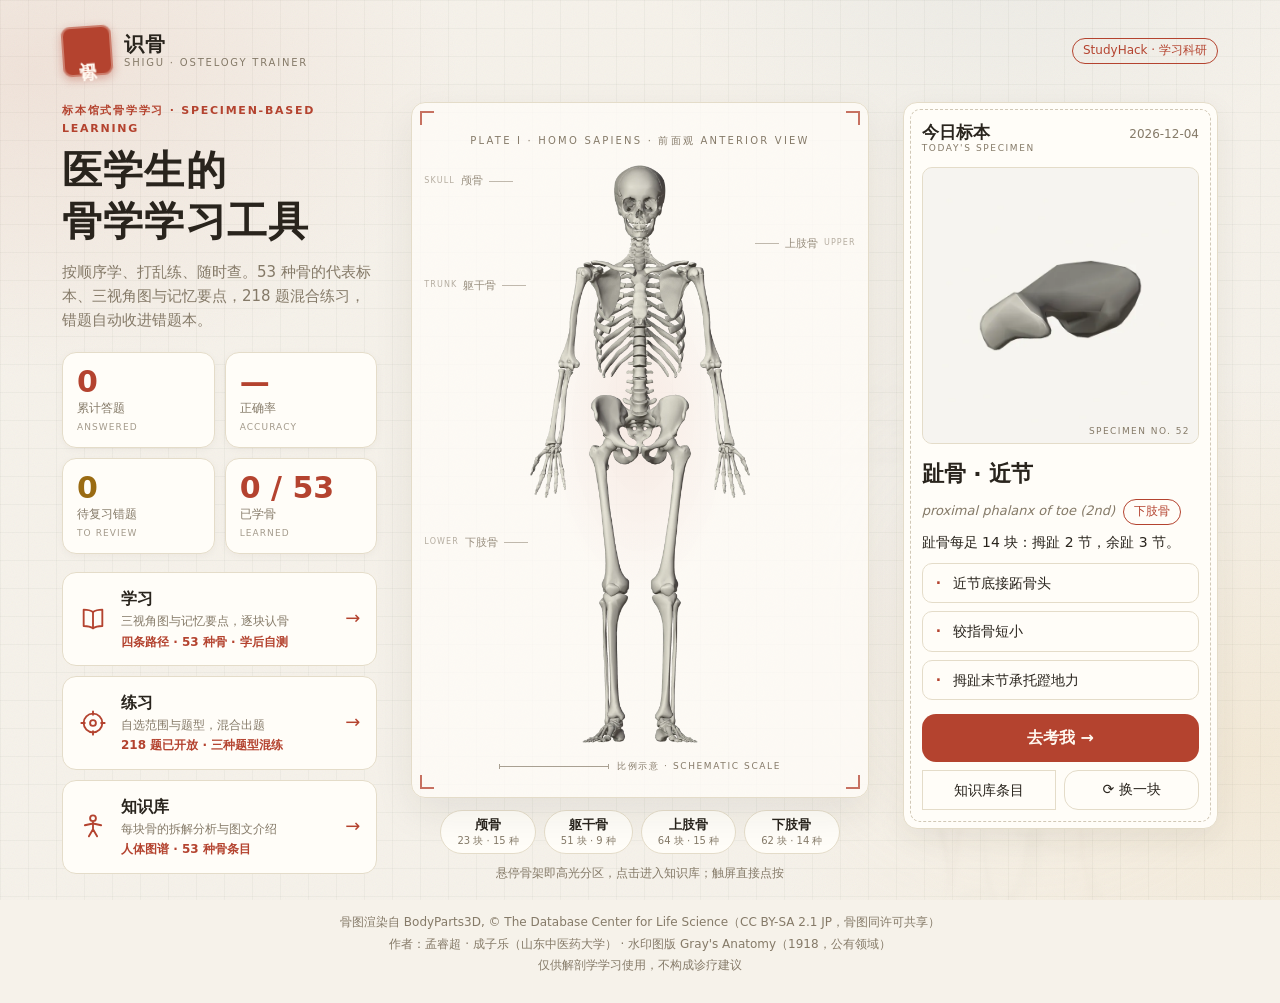
<file: bone-quiz/index.html>
<!DOCTYPE html>
<html lang="zh-CN">
<head>
<meta charset="UTF-8">
<meta name="viewport" content="width=device-width, initial-scale=1, viewport-fit=cover">
<title>识骨 · 医学生的骨学学习工具</title>
<meta name="description" content="识骨：医学生的骨学学习工具。首页整副骨架可悬停高光、点击进入分区；今日一骨标本签每天换一块；学习、练习、知识库三模块与个人学习数据一目了然。">
<link rel="icon" href="data:image/svg+xml,%3Csvg xmlns='http://www.w3.org/2000/svg' viewBox='0 0 32 32'%3E%3Crect x='7' y='9' width='7' height='19' rx='3.5' fill='%23b4432f'/%3E%3Ccircle cx='10.5' cy='7' r='4.5' fill='%23b4432f'/%3E%3Crect x='19' y='4' width='7' height='19' rx='3.5' fill='%2329241d'/%3E%3Ccircle cx='22.5' cy='26' r='3.5' fill='%2329241d'/%3E%3C/svg%3E">
<link rel="stylesheet" href="styles.css?v=7">
<link rel="stylesheet" href="home.css?v=3">
</head>
<body class="sh-home">
<div class="hm-atmo" aria-hidden="true"><div class="hm-plate"></div></div>
<div class="hm-wrap">
  <header class="hm-head hm-reveal" style="--d:0">
    <div class="hm-brand">
      <span class="hm-seal" aria-hidden="true">识骨</span>
      <div class="hm-brandtext">
        <strong>识骨</strong>
        <small>SHIGU · OSTELOGY TRAINER</small>
      </div>
    </div>
    <span class="chip">StudyHack · 学习科研</span>
  </header>

  <main class="hm-grid">
    <section class="hm-left" aria-label="简介与数据">
      <p class="hm-kicker hm-reveal" style="--d:1">标本馆式骨学学习 · SPECIMEN-BASED LEARNING</p>
      <h1 class="hm-title hm-reveal" style="--d:1">医学生的<br>骨学学习工具</h1>
      <p class="hm-lede hm-reveal" style="--d:2">按顺序学、打乱练、随时查。53 种骨的代表标本、三视角图与记忆要点，218 题混合练习，错题自动收进错题本。</p>

      <div class="hm-stats hm-reveal" style="--d:3" aria-label="我的学习数据">
        <div class="hm-stat">
          <span class="hm-num" id="stTotal">0</span>
          <span class="hm-lab">累计答题<small>ANSWERED</small></span>
        </div>
        <div class="hm-stat">
          <span class="hm-num" id="stAcc">—</span>
          <span class="hm-lab">正确率<small>ACCURACY</small></span>
        </div>
        <div class="hm-stat">
          <span class="hm-num warn" id="stWrong">0</span>
          <span class="hm-lab">待复习错题<small>TO REVIEW</small></span>
        </div>
        <div class="hm-stat">
          <span class="hm-num" id="stLearn">0 / 53</span>
          <span class="hm-lab">已学骨<small>LEARNED</small></span>
        </div>
      </div>

      <nav class="hm-modules hm-reveal" style="--d:4" aria-label="功能模块">
        <a class="hm-mod" href="learn.html">
          <span class="hm-micon" aria-hidden="true">
            <svg viewBox="0 0 24 24" fill="none" stroke-width="1.6" stroke-linecap="round" stroke-linejoin="round"><path d="M12 6c-2-1.5-4.5-2-8-2v14c3.5 0 6 .5 8 2 2-1.5 4.5-2 8-2V4c-3.5 0-6 .5-8 2z"/><path d="M12 6v14"/></svg>
          </span>
          <span class="hm-mtext">
            <h2>学习</h2>
            <p>三视角图与记忆要点，逐块认骨</p>
            <span class="hm-meta" id="learnMeta">四条路径 · 53 种骨 · 学后自测</span>
          </span>
          <span class="hm-arrow" aria-hidden="true">→</span>
        </a>
        <a class="hm-mod" href="practice.html">
          <span class="hm-micon" aria-hidden="true">
            <svg viewBox="0 0 24 24" fill="none" stroke-width="1.6" stroke-linecap="round" stroke-linejoin="round"><circle cx="12" cy="12" r="8"/><circle cx="12" cy="12" r="2.5"/><path d="M12 2v3M12 19v3M2 12h3M19 12h3"/></svg>
          </span>
          <span class="hm-mtext">
            <h2>练习</h2>
            <p>自选范围与题型，混合出题</p>
            <span class="hm-meta" id="practiceMeta">点图 · 选择 · 判断 · 218 题已开放</span>
          </span>
          <span class="hm-arrow" aria-hidden="true">→</span>
        </a>
        <a class="hm-mod" href="kb.html">
          <span class="hm-micon" aria-hidden="true">
            <svg viewBox="0 0 24 24" fill="none" stroke-width="1.6" stroke-linecap="round" stroke-linejoin="round"><circle cx="12" cy="4.5" r="2.5"/><path d="M12 8v6M12 14l-3.5 6M12 14l3.5 6M5 10.5l7-1.5 7 1.5"/></svg>
          </span>
          <span class="hm-mtext">
            <h2>知识库</h2>
            <p>每块骨的拆解分析与图文介绍</p>
            <span class="hm-meta">人体图谱 · 53 种骨条目</span>
          </span>
          <span class="hm-arrow" aria-hidden="true">→</span>
        </a>
      </nav>
    </section>

    <section class="hm-center hm-reveal" style="--d:2" aria-label="可交互骨架">
      <div class="hm-plateframe">
        <span class="hm-corner tl" aria-hidden="true"></span>
        <span class="hm-corner tr" aria-hidden="true"></span>
        <span class="hm-corner bl" aria-hidden="true"></span>
        <span class="hm-corner br" aria-hidden="true"></span>
        <p class="hm-plate-cap">PLATE I · HOMO SAPIENS · 前面观 ANTERIOR VIEW</p>
        <span class="hm-anno left" data-g="skull" style="--y:10%"><i></i>颅骨<small>SKULL</small></span>
        <span class="hm-anno left" data-g="trunk" style="--y:25%"><i></i>躯干骨<small>TRUNK</small></span>
        <span class="hm-anno left" data-g="lower" style="--y:62%"><i></i>下肢骨<small>LOWER</small></span>
        <span class="hm-anno right" data-g="upper" style="--y:19%"><i></i>上肢骨<small>UPPER</small></span>
        <figure class="hm-stage" id="hmStage" aria-label="人体骨架前面观，分为颅骨、躯干骨、上肢骨、下肢骨四个可点击分区">
          <img data-g="trunk" src="assets/bones/body_trunk.webp?v=1" alt="">
          <img data-g="lower" src="assets/bones/body_lower.webp?v=1" alt="">
          <img data-g="upper" src="assets/bones/body_upper.webp?v=1" alt="">
          <img data-g="skull" src="assets/bones/body_skull.webp?v=1" alt="">
          <span class="hm-tag" id="hmTag"></span>
        </figure>
        <p class="hm-scale"><span class="hm-scale-bar" aria-hidden="true"></span>比例示意 · SCHEMATIC SCALE</p>
      </div>
      <div class="hm-regions" id="hmRegions" role="group" aria-label="骨架分区入口">
        <a class="hm-region" data-g="skull" href="kb-cat.html?cat=skull"><strong>颅骨</strong><small>23 块</small></a>
        <a class="hm-region" data-g="trunk" href="kb-cat.html?cat=trunk"><strong>躯干骨</strong><small>51 块</small></a>
        <a class="hm-region" data-g="upper" href="kb-cat.html?cat=upper"><strong>上肢骨</strong><small>64 块</small></a>
        <a class="hm-region" data-g="lower" href="kb-cat.html?cat=lower"><strong>下肢骨</strong><small>62 块</small></a>
      </div>
      <p class="hm-hint">悬停骨架即高光分区，点击进入知识库；触屏直接点按</p>
    </section>

    <aside class="hm-right" aria-label="今日标本">
      <section class="hm-today hm-reveal" style="--d:3" aria-labelledby="todayTitle">
        <div class="hm-today-head">
          <h2 id="todayTitle">今日标本<small>TODAY'S SPECIMEN</small></h2>
          <span class="hm-date" id="todayDate"></span>
        </div>
        <figure class="hm-today-fig" id="todayFig">
          <img id="todayImg" alt="今日标本骨前面观渲染图">
          <span class="hm-figcap" id="todayNo"></span>
        </figure>
        <div class="hm-today-name">
          <strong id="todayName">加载中…</strong>
          <em id="todayEn"></em>
          <span class="chip" id="todayCat"></span>
        </div>
        <p class="hm-today-intro" id="todayIntro"></p>
        <ul class="point-list" id="todayPoints"></ul>
        <div class="hm-today-actions">
          <a class="hm-quiz" id="todayQuiz" href="practice.html">去考我 →</a>
          <div class="hm-today-sub">
            <a class="ghost hm-kb" id="todayKb" href="kb.html">知识库条目</a>
            <button class="ghost hm-shuffle" id="shuffleBtn" type="button">⟳ 换一块</button>
          </div>
        </div>
      </section>
    </aside>
  </main>

  <footer class="site-footer hm-reveal" style="--d:5">
    <p>骨图渲染自 BodyParts3D, © The Database Center for Life Science（CC BY-SA 2.1 JP，骨图同许可共享）</p>
    <p>作者：孟睿超 · 成子乐（山东中医药大学） · 水印图版 Gray's Anatomy（1918，公有领域）</p>
    <p>仅供解剖学学习使用，不构成诊疗建议</p>
  </footer>
</div>
<script src="home.js?v=6"></script>
</body>
</html>
</file>
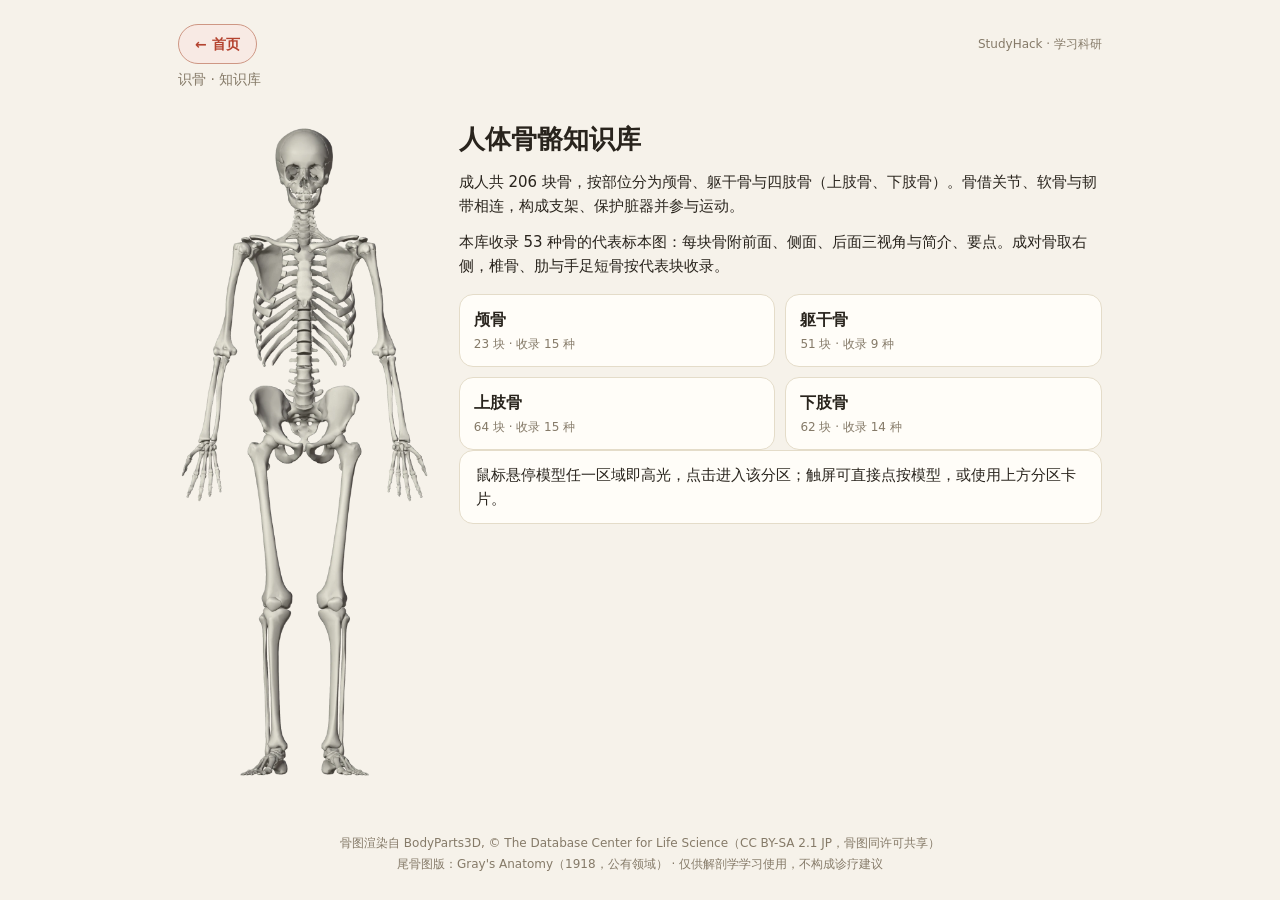
<file: bone-quiz/kb-bone.html>
<!DOCTYPE html>
<html lang="zh-CN">
<head>
<meta charset="UTF-8">
<meta name="viewport" content="width=device-width, initial-scale=1, viewport-fit=cover">
<title>骨条目 · 识骨知识库</title>
<meta name="description" content="识骨知识库骨条目：前面、侧面、后面三视角标本图，简介与记忆要点。">
<link rel="icon" href="data:image/svg+xml,%3Csvg xmlns='http://www.w3.org/2000/svg' viewBox='0 0 32 32'%3E%3Crect x='7' y='9' width='7' height='19' rx='3.5' fill='%23b4432f'/%3E%3Ccircle cx='10.5' cy='7' r='4.5' fill='%23b4432f'/%3E%3Crect x='19' y='4' width='7' height='19' rx='3.5' fill='%2329241d'/%3E%3Ccircle cx='22.5' cy='26' r='3.5' fill='%2329241d'/%3E%3C/svg%3E">
<link rel="stylesheet" href="styles.css?v=7">
</head>
<body data-page="kb-bone">
<div class="page kb-page">
  <header class="top">
    <div class="brand-row">
      <a class="back" id="backCat" href="kb.html">← 知识库</a>
      <span class="track">StudyHack · 学习科研</span>
    </div>
    <p class="sub">识骨 · 知识库</p>
  </header>

  <main>
    <div class="bone-hero">
      <div class="view-panel">
        <div class="vp-img" id="vpImg"></div>
        <div class="view-tabs" id="viewTabs" role="group" aria-label="视角切换">
          <button class="schip on" data-v="front" aria-pressed="true">前面</button>
          <button class="schip" data-v="side" aria-pressed="false">侧面</button>
          <button class="schip" data-v="back" aria-pressed="false">后面</button>
        </div>
      </div>
      <div class="bone-info">
        <div class="qbar">
          <h1 id="boneTitle">骨条目</h1>
          <span class="chip" id="boneCat"></span>
        </div>
        <p class="bone-en" id="boneEn"></p>
        <p class="bone-intro" id="boneIntro"></p>
        <ul class="point-list" id="bonePoints"></ul>
        <div class="bone-nav">
          <a class="back" id="prevBone" href="#">← 上一块</a>
          <a class="back" id="nextBone" href="#">下一块 →</a>
        </div>
      </div>
    </div>
  </main>

  <footer class="site-footer">
    <p>骨图渲染自 BodyParts3D, © The Database Center for Life Science（CC BY-SA 2.1 JP，骨图同许可共享）</p>
    <p>尾骨图版：Gray's Anatomy（1918，公有领域） · 仅供解剖学学习使用，不构成诊疗建议</p>
  </footer>
</div>
<script src="kb.js?v=2"></script>
</body>
</html>
</file>
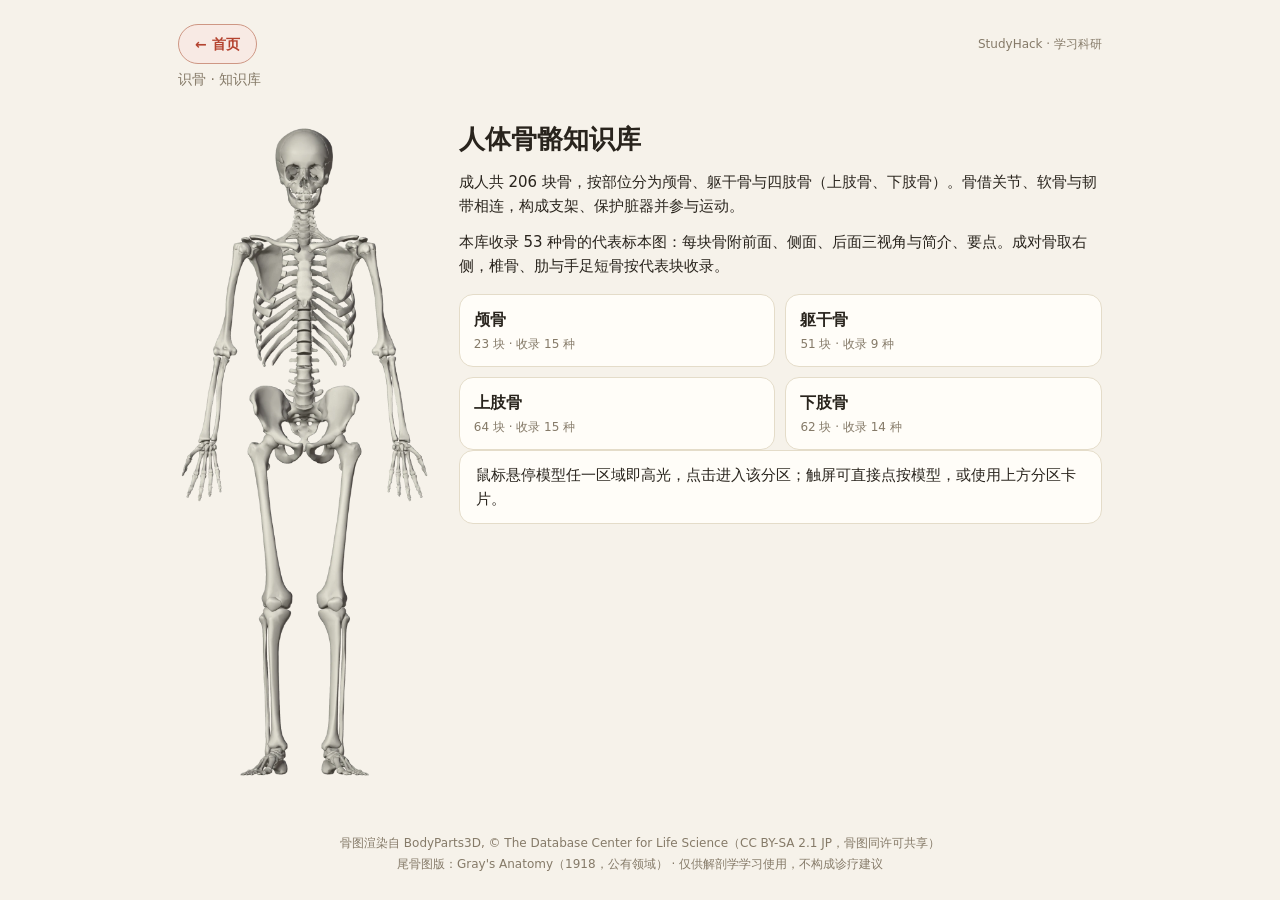
<file: bone-quiz/kb-cat.html>
<!DOCTYPE html>
<html lang="zh-CN">
<head>
<meta charset="UTF-8">
<meta name="viewport" content="width=device-width, initial-scale=1, viewport-fit=cover">
<title>分区 · 识骨知识库</title>
<meta name="description" content="识骨知识库分区：颅骨、躯干骨、上肢骨、下肢骨的骨条目列表，每种骨三视角图与简介。">
<link rel="icon" href="data:image/svg+xml,%3Csvg xmlns='http://www.w3.org/2000/svg' viewBox='0 0 32 32'%3E%3Crect x='7' y='9' width='7' height='19' rx='3.5' fill='%23b4432f'/%3E%3Ccircle cx='10.5' cy='7' r='4.5' fill='%23b4432f'/%3E%3Crect x='19' y='4' width='7' height='19' rx='3.5' fill='%2329241d'/%3E%3Ccircle cx='22.5' cy='26' r='3.5' fill='%2329241d'/%3E%3C/svg%3E">
<link rel="stylesheet" href="styles.css?v=7">
</head>
<body data-page="kb-cat">
<div class="page kb-page">
  <header class="top">
    <div class="brand-row">
      <a class="back" href="kb.html">← 知识库</a>
      <span class="track">StudyHack · 学习科研</span>
    </div>
    <p class="sub">识骨 · 知识库</p>
  </header>

  <main>
    <div class="qbar">
      <h1 id="catTitle">分区</h1>
      <span class="chip" id="catPieces"></span>
    </div>
    <p class="kb-blurb" id="catBlurb"></p>
    <div class="bone-grid" id="boneGrid"></div>
    <p class="note block-note" id="catNote">成对骨取右侧；椎骨、肋、掌骨、跖骨、指骨、趾骨按代表块收录。</p>
  </main>

  <footer class="site-footer">
    <p>骨图渲染自 BodyParts3D, © The Database Center for Life Science（CC BY-SA 2.1 JP，骨图同许可共享）</p>
    <p>尾骨图版：Gray's Anatomy（1918，公有领域） · 仅供解剖学学习使用，不构成诊疗建议</p>
  </footer>
</div>
<script src="kb.js?v=2"></script>
</body>
</html>
</file>
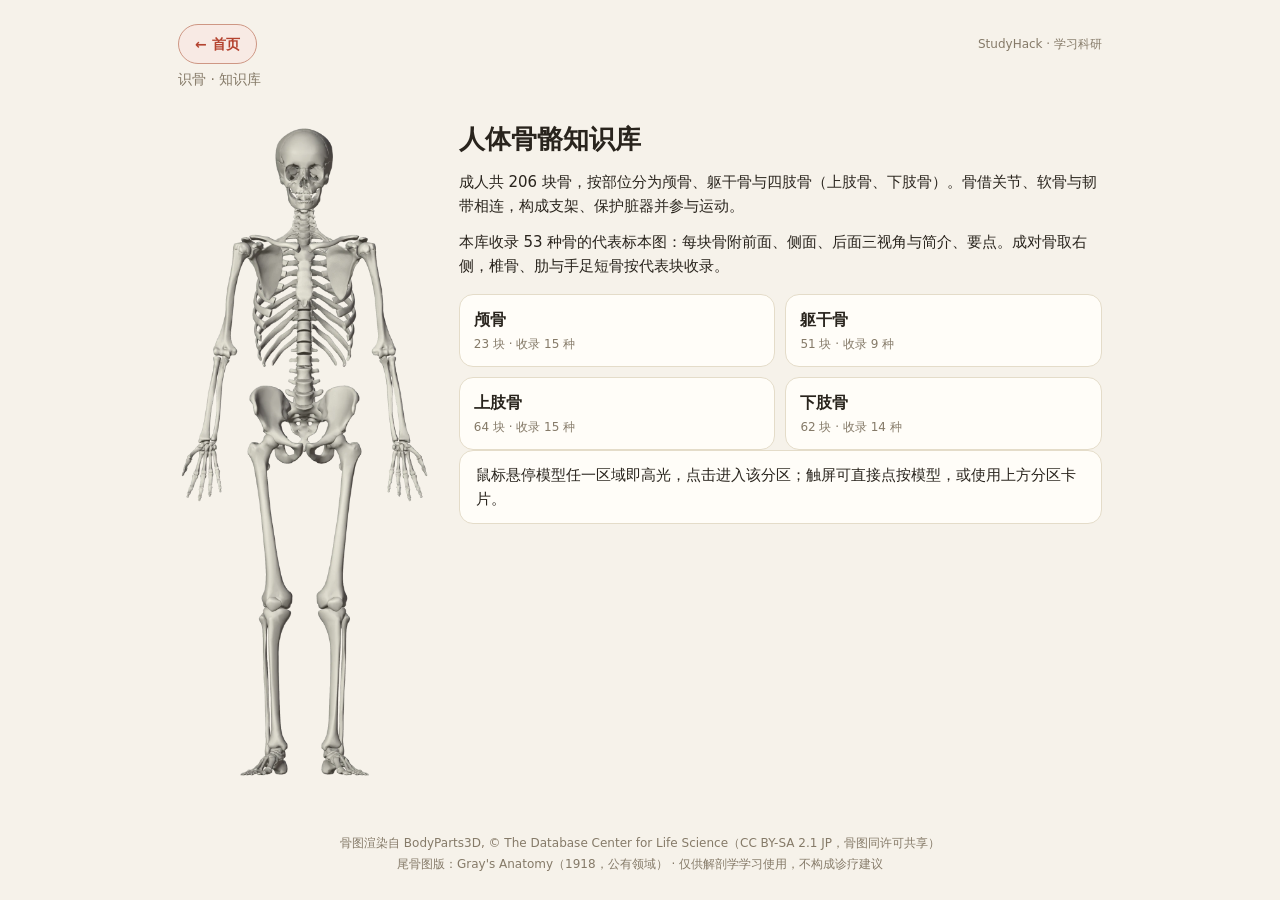
<file: bone-quiz/kb.html>
<!DOCTYPE html>
<html lang="zh-CN">
<head>
<meta charset="UTF-8">
<meta name="viewport" content="width=device-width, initial-scale=1, viewport-fit=cover">
<title>知识库 · 识骨</title>
<meta name="description" content="识骨知识库：人体骨骼形态图可悬停高光、点击进入颅骨、躯干骨、上肢骨、下肢骨四分区，每块骨三视角图与简介要点。">
<link rel="icon" href="data:image/svg+xml,%3Csvg xmlns='http://www.w3.org/2000/svg' viewBox='0 0 32 32'%3E%3Crect x='7' y='9' width='7' height='19' rx='3.5' fill='%23b4432f'/%3E%3Ccircle cx='10.5' cy='7' r='4.5' fill='%23b4432f'/%3E%3Crect x='19' y='4' width='7' height='19' rx='3.5' fill='%2329241d'/%3E%3Ccircle cx='22.5' cy='26' r='3.5' fill='%2329241d'/%3E%3C/svg%3E">
<link rel="stylesheet" href="styles.css?v=7">
</head>
<body data-page="kb">
<div class="page kb-page">
  <header class="top">
    <div class="brand-row">
      <a class="back" href="index.html">← 首页</a>
      <span class="track">StudyHack · 学习科研</span>
    </div>
    <p class="sub">识骨 · 知识库</p>
  </header>

  <main>
    <div class="kb-hero">
      <figure class="body-stage" id="bodyStage" role="img" aria-label="人体骨骼前面观模型，分为颅骨、躯干骨、上肢骨、下肢骨四个可点击区域">
        <img data-g="trunk" src="assets/bones/body_trunk.webp?v=1" alt="">
        <img data-g="lower" src="assets/bones/body_lower.webp?v=1" alt="">
        <img data-g="upper" src="assets/bones/body_upper.webp?v=1" alt="">
        <img data-g="skull" src="assets/bones/body_skull.webp?v=1" alt="">
        <span class="body-tag" id="bodyTag"></span>
      </figure>
      <div class="kb-intro">
        <h1>人体骨骼知识库</h1>
        <p>成人共 206 块骨，按部位分为颅骨、躯干骨与四肢骨（上肢骨、下肢骨）。骨借关节、软骨与韧带相连，构成支架、保护脏器并参与运动。</p>
        <p>本库收录 53 种骨的代表标本图：每块骨附前面、侧面、后面三视角与简介、要点。成对骨取右侧，椎骨、肋与手足短骨按代表块收录。</p>
        <div class="kb-cats" id="kbCats">
          <a class="kb-cat" data-g="skull" href="kb-cat.html?cat=skull"><strong>颅骨</strong><small>23 块 · 收录 15 种</small></a>
          <a class="kb-cat" data-g="trunk" href="kb-cat.html?cat=trunk"><strong>躯干骨</strong><small>51 块 · 收录 9 种</small></a>
          <a class="kb-cat" data-g="upper" href="kb-cat.html?cat=upper"><strong>上肢骨</strong><small>64 块 · 收录 15 种</small></a>
          <a class="kb-cat" data-g="lower" href="kb-cat.html?cat=lower"><strong>下肢骨</strong><small>62 块 · 收录 14 种</small></a>
        </div>
        <p class="hint kb-usage">鼠标悬停模型任一区域即高光，点击进入该分区；触屏可直接点按模型，或使用上方分区卡片。</p>
      </div>
    </div>
  </main>

  <footer class="site-footer">
    <p>骨图渲染自 BodyParts3D, © The Database Center for Life Science（CC BY-SA 2.1 JP，骨图同许可共享）</p>
    <p>尾骨图版：Gray's Anatomy（1918，公有领域） · 仅供解剖学学习使用，不构成诊疗建议</p>
  </footer>
</div>
<script src="kb.js?v=2"></script>
</body>
</html>
</file>
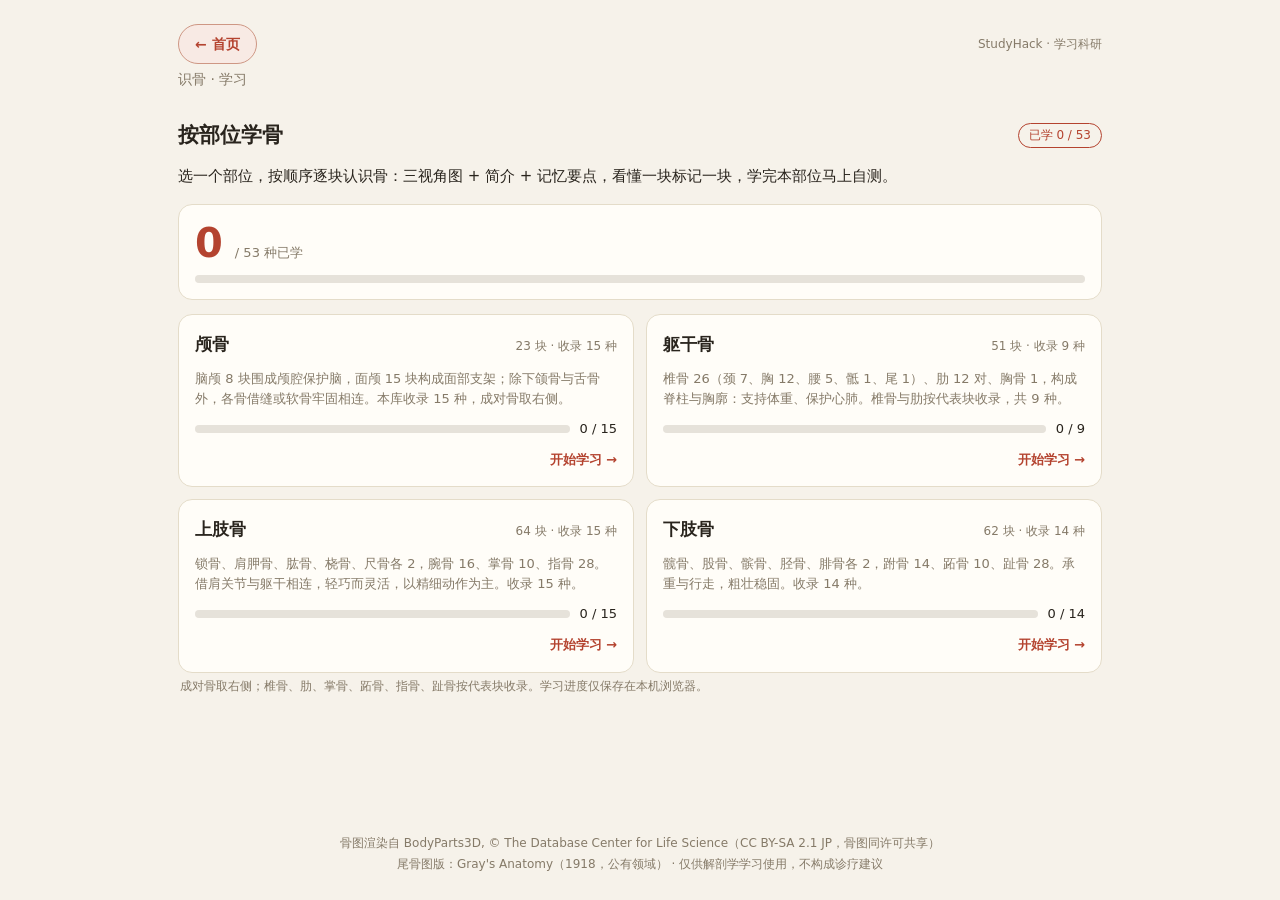
<file: bone-quiz/learn-path.html>
<!DOCTYPE html>
<html lang="zh-CN">
<head>
<meta charset="UTF-8">
<meta name="viewport" content="width=device-width, initial-scale=1, viewport-fit=cover">
<title>部位学习 · 识骨</title>
<meta name="description" content="识骨学习路径：逐块查看骨的前面、侧面、后面三视角图与简介要点，标记已学，学完本部位进入 6 题自测。">
<link rel="icon" href="data:image/svg+xml,%3Csvg xmlns='http://www.w3.org/2000/svg' viewBox='0 0 32 32'%3E%3Crect x='7' y='9' width='7' height='19' rx='3.5' fill='%23b4432f'/%3E%3Ccircle cx='10.5' cy='7' r='4.5' fill='%23b4432f'/%3E%3Crect x='19' y='4' width='7' height='19' rx='3.5' fill='%2329241d'/%3E%3Ccircle cx='22.5' cy='26' r='3.5' fill='%2329241d'/%3E%3C/svg%3E">
<link rel="stylesheet" href="styles.css?v=7">
<link rel="stylesheet" href="learn.css?v=1">
</head>
<body data-page="learn-path">
<div class="page learn-page">
  <header class="top">
    <div class="brand-row">
      <a class="back" href="learn.html">← 学习首页</a>
      <span class="track">StudyHack · 学习科研</span>
    </div>
    <p class="sub">识骨 · 学习</p>
    <div class="qbar">
      <h1 id="catTitle">部位</h1>
      <span class="chip" id="catChip">已学 0 / 0</span>
    </div>
    <div class="bar learn-cat-bar" id="catBarWrap" role="progressbar" aria-valuemin="0" aria-valuemax="0" aria-valuenow="0" aria-label="本部位学习进度">
      <span class="bar-fill" id="catBar"></span>
    </div>
    <nav class="learn-nav" id="boneNav" aria-label="本部位骨列表"></nav>
  </header>

  <main>
    <div class="bone-hero">
      <div class="view-panel">
        <div class="vp-img" id="vpImg"></div>
        <div class="view-tabs" id="viewTabs" role="group" aria-label="视角切换">
          <button class="schip on" data-v="front" aria-pressed="true">前面</button>
          <button class="schip" data-v="side" aria-pressed="false">侧面</button>
          <button class="schip" data-v="back" aria-pressed="false">后面</button>
        </div>
      </div>
      <div class="bone-info">
        <div class="qbar">
          <h1 id="boneTitle">骨</h1>
          <span class="chip" id="boneState">未学</span>
        </div>
        <p class="bone-en" id="boneEn"></p>
        <p class="bone-intro" id="boneIntro"></p>
        <ul class="point-list" id="bonePoints"></ul>
        <div class="learn-actions">
          <button class="primary" id="markBtn" type="button" aria-pressed="false">标记已学</button>
        </div>
        <div class="bone-nav">
          <a class="back" id="prevBone" href="#">← 上一块</a>
          <a class="back" id="nextBone" href="#">下一块 →</a>
        </div>
      </div>
    </div>

    <section class="card learn-quiz" aria-labelledby="quizTitle">
      <div class="card-head">
        <h2 id="quizTitle">本部位自测</h2>
        <span class="note">6 题 · 点图 / 选择 / 判断</span>
      </div>
      <p class="note" id="quizNote">学完本部位后检验一下，答错的题自动收进错题本。</p>
      <a class="learn-quiz-btn" id="quizLink" href="quiz.html">开始自测（6 题）→</a>
    </section>
  </main>

  <footer class="site-footer">
    <p>骨图渲染自 BodyParts3D, © The Database Center for Life Science（CC BY-SA 2.1 JP，骨图同许可共享）</p>
    <p>尾骨图版：Gray's Anatomy（1918，公有领域） · 仅供解剖学学习使用，不构成诊疗建议</p>
  </footer>
</div>
<script src="learn.js?v=1"></script>
</body>
</html>
</file>
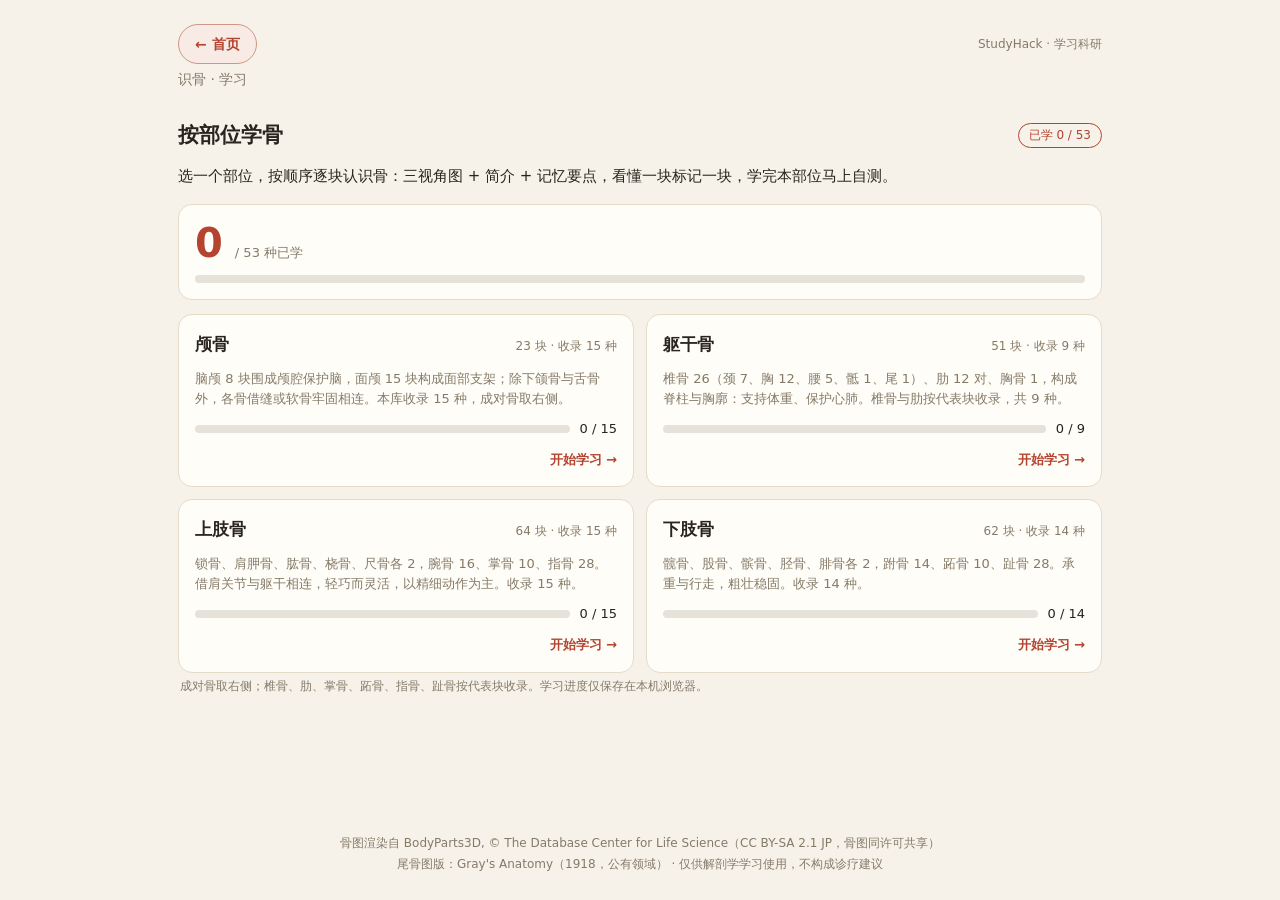
<file: bone-quiz/learn.html>
<!DOCTYPE html>
<html lang="zh-CN">
<head>
<meta charset="UTF-8">
<meta name="viewport" content="width=device-width, initial-scale=1, viewport-fit=cover">
<title>学习 · 识骨</title>
<meta name="description" content="识骨学习模块：按颅骨、躯干、上肢、下肢四条路径逐块学骨，三视角图 + 简介 + 要点，标记已学记录进度，学完本部位自测。">
<link rel="icon" href="data:image/svg+xml,%3Csvg xmlns='http://www.w3.org/2000/svg' viewBox='0 0 32 32'%3E%3Crect x='7' y='9' width='7' height='19' rx='3.5' fill='%23b4432f'/%3E%3Ccircle cx='10.5' cy='7' r='4.5' fill='%23b4432f'/%3E%3Crect x='19' y='4' width='7' height='19' rx='3.5' fill='%2329241d'/%3E%3Ccircle cx='22.5' cy='26' r='3.5' fill='%2329241d'/%3E%3C/svg%3E">
<link rel="stylesheet" href="styles.css?v=7">
<link rel="stylesheet" href="learn.css?v=1">
</head>
<body data-page="learn">
<div class="page learn-page">
  <header class="top">
    <div class="brand-row">
      <a class="back" href="index.html">← 首页</a>
      <span class="track">StudyHack · 学习科研</span>
    </div>
    <p class="sub">识骨 · 学习</p>
  </header>

  <main>
    <div class="qbar">
      <h1>按部位学骨</h1>
      <span class="chip" id="totalChip">已学 0 / 53</span>
    </div>
    <p class="kb-blurb">选一个部位，按顺序逐块认识骨：三视角图 + 简介 + 记忆要点，看懂一块标记一块，学完本部位马上自测。</p>

    <section class="card learn-overall" aria-label="总学习进度">
      <div class="stat-overall">
        <span class="stat-big" id="doneBig">0</span>
        <span class="stat-meta" id="doneMeta">/ 53 种已学</span>
      </div>
      <div class="bar" id="totalBarWrap" role="progressbar" aria-valuemin="0" aria-valuemax="53" aria-valuenow="0" aria-label="全部骨学习进度">
        <span class="bar-fill" id="totalBar"></span>
      </div>
    </section>

    <div class="learn-cats" id="learnCats"></div>
    <p class="note block-note">成对骨取右侧；椎骨、肋、掌骨、跖骨、指骨、趾骨按代表块收录。学习进度仅保存在本机浏览器。</p>
  </main>

  <footer class="site-footer">
    <p>骨图渲染自 BodyParts3D, © The Database Center for Life Science（CC BY-SA 2.1 JP，骨图同许可共享）</p>
    <p>尾骨图版：Gray's Anatomy（1918，公有领域） · 仅供解剖学学习使用，不构成诊疗建议</p>
  </footer>
</div>
<script src="learn.js?v=1"></script>
</body>
</html>
</file>
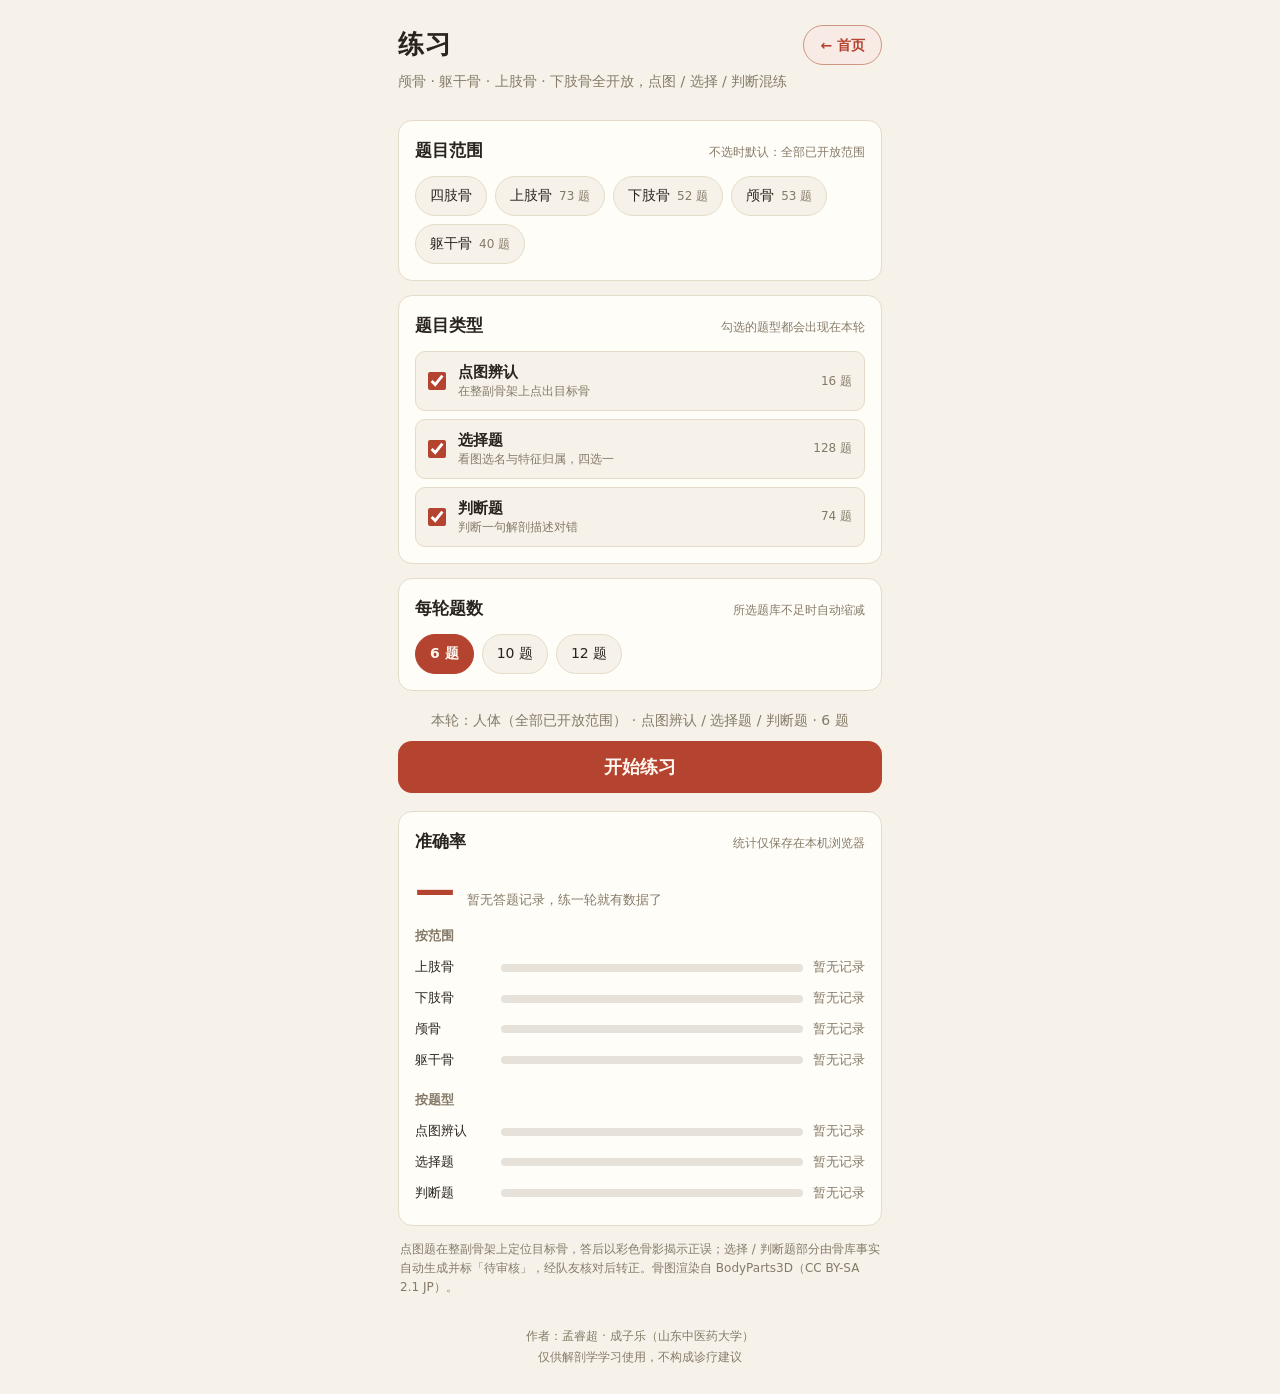
<file: bone-quiz/practice.html>
<!DOCTYPE html>
<html lang="zh-CN">
<head>
<meta charset="UTF-8">
<meta name="viewport" content="width=device-width, initial-scale=1, viewport-fit=cover">
<title>识骨 · 练习</title>
<meta name="description" content="识骨练习模块：四大范围全开放，自选题型（骨架点图、看图选名、特征归属、判断）与每轮题数，查看各范围准确率，错题自动收进错题本重练。">
<link rel="icon" href="data:image/svg+xml,%3Csvg xmlns='http://www.w3.org/2000/svg' viewBox='0 0 32 32'%3E%3Crect x='7' y='9' width='7' height='19' rx='3.5' fill='%23b4432f'/%3E%3Ccircle cx='10.5' cy='7' r='4.5' fill='%23b4432f'/%3E%3Crect x='19' y='4' width='7' height='19' rx='3.5' fill='%2329241d'/%3E%3Ccircle cx='22.5' cy='26' r='3.5' fill='%2329241d'/%3E%3C/svg%3E">
<link rel="stylesheet" href="styles.css?v=7">
</head>
<body>
<div class="page">
  <header class="top">
    <div class="brand-row">
      <span class="brand">练习</span>
      <a class="back" href="index.html">← 首页</a>
    </div>
    <p class="sub">颅骨 · 躯干骨 · 上肢骨 · 下肢骨全开放，点图 / 选择 / 判断混练</p>
  </header>

  <main>
    <section class="card" aria-labelledby="scopeTitle">
      <div class="card-head">
        <h2 id="scopeTitle">题目范围</h2>
        <span class="note">不选时默认：全部已开放范围</span>
      </div>
      <div id="scopeChips" class="scope-chips" role="group" aria-label="题目范围多选"></div>
    </section>

    <section class="card" aria-labelledby="kindTitle">
      <div class="card-head">
        <h2 id="kindTitle">题目类型</h2>
        <span class="note">勾选的题型都会出现在本轮</span>
      </div>
      <div id="kindRows" class="kind-rows"></div>
    </section>

    <section class="card" aria-labelledby="roundTitle">
      <div class="card-head">
        <h2 id="roundTitle">每轮题数</h2>
        <span class="note">所选题库不足时自动缩减</span>
      </div>
      <div id="roundChips" class="scope-chips" role="group" aria-label="每轮题数"></div>
    </section>

    <section class="start-block">
      <p id="summary" class="summary" aria-live="polite"></p>
      <button id="startBtn" class="primary big" type="button">开始练习</button>
      <p id="startReason" class="start-reason" hidden></p>
      <button id="retryEntry" class="ghost wide" type="button" hidden>重练错题</button>
      <p id="wrongHint" class="note block-note" hidden>答错的题自动收进错题本，重练答对即移出；统计仅保存在本机浏览器。</p>
    </section>

    <section class="card" aria-labelledby="statsTitle">
      <div class="card-head">
        <h2 id="statsTitle">准确率</h2>
        <span class="note">统计仅保存在本机浏览器</span>
      </div>
      <div class="stat-overall">
        <span id="overallPct" class="stat-big">—</span>
        <span id="overallMeta" class="stat-meta">暂无答题记录</span>
      </div>
      <h3 class="stat-sub">按范围</h3>
      <div id="scopeStats"></div>
      <h3 class="stat-sub">按题型</h3>
      <div id="kindStats"></div>
    </section>

    <p class="note block-note">点图题在整副骨架上定位目标骨，答后以彩色骨影揭示正误；选择 / 判断题部分由骨库事实自动生成并标「待审核」，经队友核对后转正。骨图渲染自 BodyParts3D（CC BY-SA 2.1 JP）。</p>
  </main>

  <footer class="site-footer">
    <p>作者：孟睿超 · 成子乐（山东中医药大学）</p>
    <p>仅供解剖学学习使用，不构成诊疗建议</p>
  </footer>
</div>
<script src="setup.js?v=2"></script>
</body>
</html>
</file>
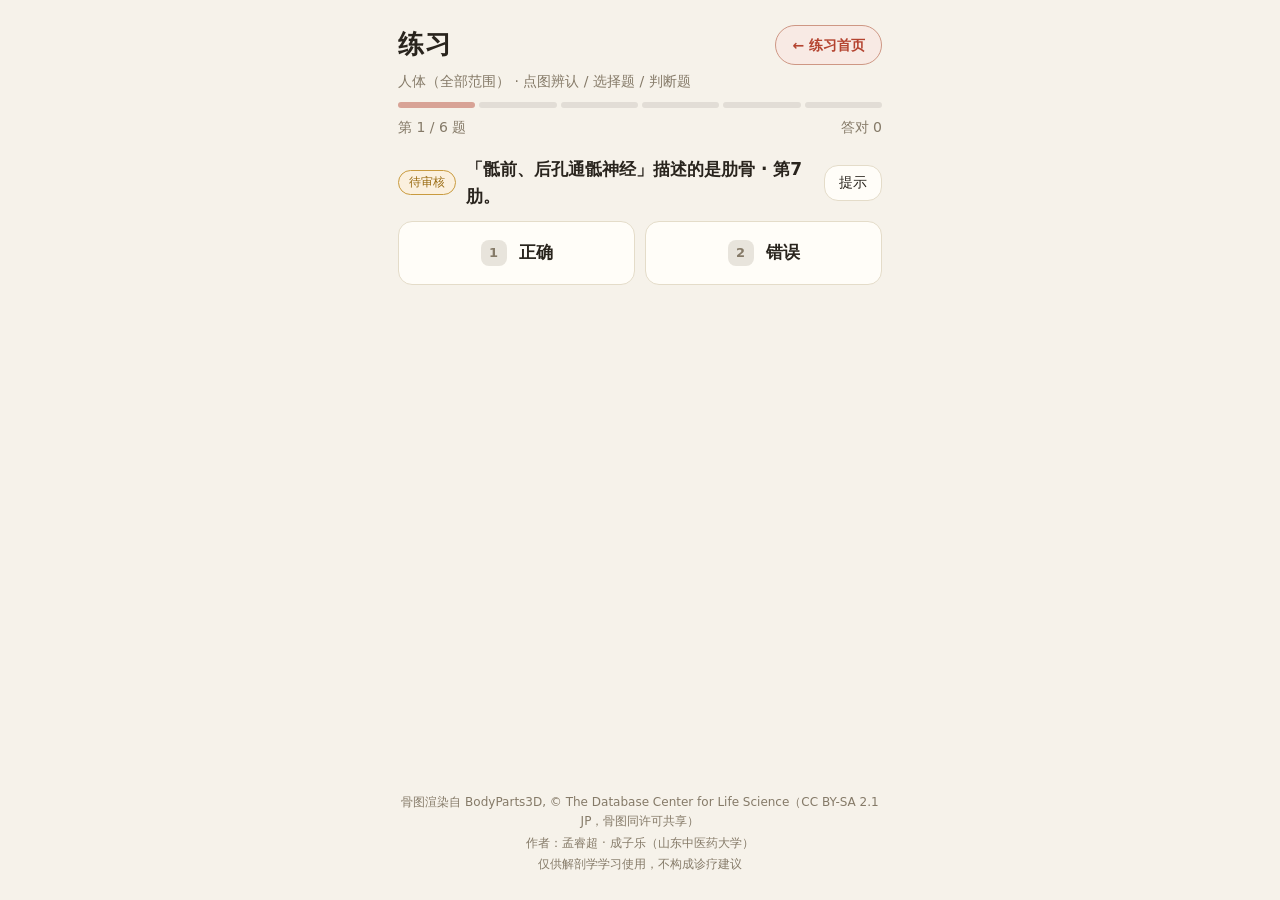
<file: bone-quiz/quiz.html>
<!DOCTYPE html>
<html lang="zh-CN">
<head>
<meta charset="UTF-8">
<meta name="viewport" content="width=device-width, initial-scale=1, viewport-fit=cover">
<title>识骨 · 答题中</title>
<meta name="description" content="识骨练习答题页：在整副骨架上点出目标骨，或作答看图选名、特征归属与判断题；答完看解剖依据，错题自动收进错题本。">
<link rel="icon" href="data:image/svg+xml,%3Csvg xmlns='http://www.w3.org/2000/svg' viewBox='0 0 32 32'%3E%3Crect x='7' y='9' width='7' height='19' rx='3.5' fill='%23b4432f'/%3E%3Ccircle cx='10.5' cy='7' r='4.5' fill='%23b4432f'/%3E%3Crect x='19' y='4' width='7' height='19' rx='3.5' fill='%2329241d'/%3E%3Ccircle cx='22.5' cy='26' r='3.5' fill='%2329241d'/%3E%3C/svg%3E">
<link rel="stylesheet" href="styles.css?v=7">
</head>
<body>
<div class="page">
  <header class="top">
    <div class="brand-row">
      <span class="brand">练习</span>
      <a class="back" href="practice.html">← 练习首页</a>
    </div>
    <p class="sub" id="quizSub">加载中…</p>
    <div class="pseg" id="pSeg" aria-hidden="true"></div>
    <div class="progress">
      <span id="stepText">第 1 / 6 题</span>
      <span id="streakChip" class="chip streak" hidden>连对 2</span>
      <span id="scoreText">答对 0</span>
    </div>
  </header>

  <main>
    <section id="quizView" aria-live="polite">
      <div class="qbar">
        <span id="modeChip" class="chip" hidden>错题重练</span>
        <span id="reviewChip" class="chip warn" hidden>待审核</span>
        <h1 id="questionText">题目加载中…</h1>
        <div class="qtools">
          <button id="hintBtn" class="ghost" type="button" aria-expanded="false" aria-controls="hintCard">提示</button>
          <button id="lensBtn" class="ghost" type="button" aria-pressed="false" hidden>放大镜</button>
        </div>
      </div>
      <div id="hintCard" class="hint" hidden>
        <p id="hintText"></p>
      </div>

      <div id="imgArea">
        <figure class="stage skel" id="stage" tabindex="0" aria-label="人体骨架前面观，点击题目要求的骨">
          <img id="boneImg" alt="人体骨架前面观渲染图" draggable="false">
          <div id="revealBad" class="reveal bad"></div>
          <div id="revealOk" class="reveal ok"></div>
          <span id="tagBad" class="reveal-tag bad"></span>
          <span id="tagOk" class="reveal-tag ok"></span>
          <svg id="overlay" viewBox="0 0 800 2108" preserveAspectRatio="xMidYMid meet" aria-hidden="true"></svg>
          <div id="lens" class="lens" aria-hidden="true"></div>
          <span class="badge">前面观 · BodyParts3D 渲染</span>
          <div id="toast" class="toast" hidden>请点在骨头上</div>
        </figure>
        <p class="imglabel" id="imgLabel"></p>
      </div>

      <figure id="mcqFig" class="mcq-fig" hidden>
        <img id="mcqImg" alt="题目所指的骨渲染图">
        <figcaption>单骨渲染图 · 前面观</figcaption>
      </figure>

      <div id="choiceArea" class="optlist" hidden></div>

      <section id="feedback" class="feedback" hidden>
        <div id="verdict" class="verdict"></div>
        <p id="explain" class="explain"></p>
        <div class="fb-actions">
          <a id="kbLink" class="back" href="kb.html" hidden>在知识库查看此骨 →</a>
          <button id="nextBtn" class="primary" type="button">下一题</button>
        </div>
        <p class="kbd-note" id="kbdNote"><kbd>1</kbd>–<kbd>4</kbd> 选择 · <kbd>H</kbd> 提示 · <kbd>Enter</kbd> 下一题</p>
      </section>
    </section>

    <section id="resultView" class="result" hidden>
      <h1>本轮完成</h1>
      <div id="bigScore" class="big-score">0 / 6</div>
      <p id="resultNote" class="result-note"></p>
      <div id="kindBreakdown" class="breakdown"></div>
      <section id="wrongCard" class="card wrong-card" hidden>
        <h2>本轮错题回顾</h2>
        <div id="wrongList"></div>
      </section>
      <div class="result-actions">
        <button id="retryBtn" class="primary" type="button">重练错题</button>
        <button id="againBtn" class="ghost" type="button">再来一轮</button>
        <a class="back center" href="practice.html">返回练习首页</a>
      </div>
    </section>
  </main>

  <footer class="site-footer">
    <p>骨图渲染自 BodyParts3D, © The Database Center for Life Science（CC BY-SA 2.1 JP，骨图同许可共享）</p>
    <p>作者：孟睿超 · 成子乐（山东中医药大学）</p>
    <p>仅供解剖学学习使用，不构成诊疗建议</p>
  </footer>
</div>
<script src="app.js?v=5"></script>
</body>
</html>
</file>
<file: bone-quiz/styles.css>
:root {
  --site-bg: #f6f2ea;
  --site-fg: #29241d;
  --site-accent: #b4432f;
  --site-on-accent: #fff8f0;
  --site-surface: #fffdf8;
  --site-muted: #857a68;
  --site-border: #e4dcc9;
  --site-font: "PingFang SC", "Hiragino Sans GB", "Microsoft YaHei", "Noto Sans CJK SC", system-ui, sans-serif;
  --site-radius: 14px;
  --site-space: 1;
  --site-type: 1;
  --site-motion: 1;
}

* { box-sizing: border-box; }

[hidden] { display: none !important; }

html {
  scrollbar-width: thin;
  scrollbar-color: color-mix(in srgb, var(--site-accent) 45%, var(--site-border)) var(--site-bg);
}
::-webkit-scrollbar { width: 10px; height: 10px; }
::-webkit-scrollbar-track { background: var(--site-bg); }
::-webkit-scrollbar-thumb {
  background: color-mix(in srgb, var(--site-accent) 45%, var(--site-border));
  border-radius: 999px;
  border: 2px solid var(--site-bg);
}
::-webkit-scrollbar-thumb:hover { background: var(--site-accent); }

body {
  margin: 0;
  background: var(--site-bg);
  color: var(--site-fg);
  font-family: var(--site-font);
  font-size: calc(16px * var(--site-type, 1));
  line-height: 1.6;
  -webkit-tap-highlight-color: transparent;
}

.page {
  max-width: 520px;
  margin: 0 auto;
  padding: calc(24px * var(--site-space, 1)) calc(18px * var(--site-space, 1));
  display: flex;
  flex-direction: column;
  min-height: 100dvh;
}

.top { margin-bottom: calc(18px * var(--site-space, 1)); }
.brand-row { display: flex; align-items: center; justify-content: space-between; gap: 12px; }
.brand { font-size: calc(26px * var(--site-type, 1)); font-weight: 700; letter-spacing: 0.02em; }
.track { font-size: calc(12px * var(--site-type, 1)); color: var(--site-muted); white-space: nowrap; }
.sub { margin: 4px 0 10px; color: var(--site-muted); font-size: calc(14px * var(--site-type, 1)); }
.progress { display: flex; justify-content: space-between; font-size: calc(14px * var(--site-type, 1)); color: var(--site-muted); }

main { flex: 1; }

.qbar { display: flex; align-items: center; flex-wrap: wrap; gap: 10px; margin-bottom: calc(12px * var(--site-space, 1)); }
.qbar h1 { flex: 1 1 200px; margin: 0; font-size: calc(21px * var(--site-type, 1)); font-weight: 700; }
.qbar h1.long { font-size: calc(17px * var(--site-type, 1)); font-weight: 600; line-height: 1.55; }
.chip {
  font-size: calc(12px * var(--site-type, 1));
  color: var(--site-accent);
  border: 1px solid var(--site-accent);
  border-radius: 999px;
  padding: 2px 10px;
  white-space: nowrap;
}
.chip.warn {
  color: #9a6b12;
  border-color: #c99b3f;
  background: color-mix(in srgb, #e0a13c 14%, var(--site-surface));
}

.hint {
  background: var(--site-surface);
  border: 1px solid var(--site-border);
  border-radius: var(--site-radius);
  padding: calc(12px * var(--site-space, 1)) calc(16px * var(--site-space, 1));
  margin-bottom: calc(12px * var(--site-space, 1));
  font-size: calc(14px * var(--site-type, 1));
}
.hint p { margin: 4px 0; }

.stage {
  position: relative;
  margin: 0;
  border-radius: var(--site-radius);
  overflow: hidden;
  background: var(--bone-bg, #f6f4ef);
  border: 1px solid var(--site-border);
  cursor: crosshair;
  touch-action: manipulation;
  user-select: none;
}
.stage img, .stage svg {
  position: absolute;
  inset: 0;
  width: 100%;
  height: 100%;
}
.stage svg { pointer-events: none; }
.stage.locked { cursor: default; }
.stage.shake { animation: shake calc(180ms * var(--site-motion, 1)) ease-in-out 2; }
@keyframes shake {
  0%, 100% { transform: translateX(0); }
  25% { transform: translateX(-5px); }
  75% { transform: translateX(5px); }
}

.badge {
  position: absolute;
  top: 10px;
  left: 10px;
  font-size: calc(11px * var(--site-type, 1));
  color: var(--site-fg);
  background: color-mix(in srgb, var(--site-surface) 88%, transparent);
  border-radius: 999px;
  padding: 3px 10px;
  pointer-events: none;
}

.toast {
  position: absolute;
  left: 50%;
  bottom: 14px;
  transform: translateX(-50%);
  background: var(--site-surface);
  color: var(--site-fg);
  border-radius: 999px;
  padding: 6px 16px;
  font-size: calc(14px * var(--site-type, 1));
  box-shadow: 0 2px 10px rgba(0, 0, 0, 0.25);
  pointer-events: none;
  white-space: nowrap;
}

.imglabel {
  margin: calc(8px * var(--site-space, 1)) 2px calc(14px * var(--site-space, 1));
  color: var(--site-muted);
  font-size: calc(13px * var(--site-type, 1));
  text-align: center;
}

.feedback {
  background: var(--site-surface);
  border: 1px solid var(--site-border);
  border-radius: var(--site-radius);
  padding: calc(16px * var(--site-space, 1));
  animation: rise calc(180ms * var(--site-motion, 1)) ease-out;
}
@keyframes rise {
  from { opacity: 0; transform: translateY(8px); }
  to { opacity: 1; transform: translateY(0); }
}
.verdict { font-size: calc(18px * var(--site-type, 1)); font-weight: 700; margin-bottom: 6px; }
.verdict.ok { color: #2f9e6e; }
.verdict.bad { color: #d64545; }
.explain { margin: 0 0 calc(14px * var(--site-space, 1)); font-size: calc(15px * var(--site-type, 1)); }

button {
  font-family: var(--site-font);
  font-size: calc(16px * var(--site-type, 1));
  border-radius: var(--site-radius);
  min-height: 44px;
  cursor: pointer;
  transition: opacity calc(180ms * var(--site-motion, 1)) ease, transform calc(180ms * var(--site-motion, 1)) ease;
}
button:active { transform: scale(0.97); }
.primary {
  width: 100%;
  border: none;
  background: var(--site-accent);
  color: var(--site-on-accent);
  font-weight: 600;
  padding: calc(10px * var(--site-space, 1)) calc(20px * var(--site-space, 1));
}
.primary:hover { opacity: 0.92; }
.ghost {
  border: 1px solid var(--site-border);
  background: var(--site-surface);
  color: var(--site-fg);
  padding: 6px 14px;
  min-height: 36px;
  font-size: calc(14px * var(--site-type, 1));
}
.ghost:hover { border-color: var(--site-muted); }
button:focus-visible, .stage:focus-visible { outline: 2px solid var(--site-accent); outline-offset: 2px; }

.result { text-align: center; padding-top: calc(32px * var(--site-space, 1)); }
.result h1 { font-size: calc(24px * var(--site-type, 1)); margin: 0 0 12px; }
.big-score { font-size: calc(56px * var(--site-type, 1)); font-weight: 800; color: var(--site-accent); line-height: 1.2; }
.result-note { color: var(--site-muted); margin: 12px 0 calc(24px * var(--site-space, 1)); }
.result-actions { display: flex; flex-direction: column; gap: calc(10px * var(--site-space, 1)); }

.site-footer {
  margin-top: auto;
  padding-top: calc(28px * var(--site-space, 1));
  color: var(--site-muted);
  font-size: calc(12px * var(--site-type, 1));
  text-align: center;
}
.site-footer p { margin: 2px 0; }

.back {
  display: inline-flex;
  align-items: center;
  padding: 8px 16px;
  border: 1px solid color-mix(in srgb, var(--site-accent) 45%, var(--site-border));
  border-radius: 999px;
  background: color-mix(in srgb, var(--site-accent) 10%, var(--site-surface));
  color: var(--site-accent);
  font-weight: 600;
  text-decoration: none;
  font-size: calc(14px * var(--site-type, 1));
  white-space: nowrap;
  transition: background calc(180ms * var(--site-motion, 1)) ease, color calc(180ms * var(--site-motion, 1)) ease, border-color calc(180ms * var(--site-motion, 1)) ease;
}
.back:hover {
  background: var(--site-accent);
  border-color: var(--site-accent);
  color: var(--site-on-accent);
}

/* ---- 练习首页（设置 + 统计） ---- */
.card {
  background: var(--site-surface);
  border: 1px solid var(--site-border);
  border-radius: var(--site-radius);
  padding: calc(16px * var(--site-space, 1));
  margin-bottom: calc(14px * var(--site-space, 1));
}
.card-head { display: flex; align-items: baseline; justify-content: space-between; flex-wrap: wrap; gap: 8px; margin-bottom: 12px; }
.card-head h2 { margin: 0; font-size: calc(17px * var(--site-type, 1)); }
.note { color: var(--site-muted); font-size: calc(12px * var(--site-type, 1)); }
.block-note { margin: 4px 2px 0; }

.scope-chips { display: flex; flex-wrap: wrap; gap: 8px; }
.schip {
  display: inline-flex;
  align-items: center;
  gap: 7px;
  padding: 8px 14px;
  min-height: 40px;
  border-radius: 999px;
  border: 1px solid var(--site-border);
  background: var(--site-bg);
  color: var(--site-fg);
  font-size: calc(14px * var(--site-type, 1));
}
.schip .cnt { font-size: calc(12px * var(--site-type, 1)); color: var(--site-muted); }
.schip:hover:not(:disabled) { border-color: var(--site-accent); }
.schip.on { background: var(--site-accent); border-color: var(--site-accent); color: var(--site-on-accent); font-weight: 600; }
.schip.on .cnt { color: color-mix(in srgb, var(--site-on-accent) 82%, transparent); }
.schip:disabled { opacity: 0.55; border-style: dashed; cursor: not-allowed; }

.kind-rows { display: flex; flex-direction: column; gap: 8px; }
.kindrow {
  display: flex;
  align-items: center;
  gap: 12px;
  padding: 10px 12px;
  border: 1px solid var(--site-border);
  border-radius: calc(var(--site-radius) - 4px);
  background: var(--site-bg);
  cursor: pointer;
  transition: border-color calc(180ms * var(--site-motion, 1)) ease;
}
.kindrow:hover { border-color: var(--site-accent); }
.kindrow input { width: 18px; height: 18px; accent-color: var(--site-accent); flex: none; margin: 0; }
.ktext { flex: 1; display: flex; flex-direction: column; line-height: 1.4; }
.ktext strong { font-size: calc(15px * var(--site-type, 1)); }
.ktext small { color: var(--site-muted); font-size: calc(12px * var(--site-type, 1)); }
.kmeta { color: var(--site-muted); font-size: calc(12px * var(--site-type, 1)); white-space: nowrap; }

.start-block { margin: calc(18px * var(--site-space, 1)) 0; }
.summary { text-align: center; color: var(--site-muted); font-size: calc(14px * var(--site-type, 1)); margin: 0 0 10px; }
.primary.big { min-height: 52px; font-size: calc(18px * var(--site-type, 1)); }
.primary:disabled { opacity: 0.45; cursor: not-allowed; }
.start-reason { text-align: center; color: #d64545; font-size: calc(13px * var(--site-type, 1)); margin: 8px 0 0; }
.ghost.wide { width: 100%; margin-top: 10px; min-height: 44px; }

.stat-overall { display: flex; align-items: baseline; gap: 12px; margin-bottom: 6px; }
.stat-big { font-size: calc(40px * var(--site-type, 1)); font-weight: 800; color: var(--site-accent); line-height: 1.1; }
.stat-meta { color: var(--site-muted); font-size: calc(13px * var(--site-type, 1)); }
.stat-sub { margin: 14px 0 6px; font-size: calc(13px * var(--site-type, 1)); color: var(--site-muted); font-weight: 600; }
.statrow { display: grid; grid-template-columns: 76px 1fr auto; align-items: center; gap: 10px; padding: 5px 0; font-size: calc(13px * var(--site-type, 1)); }
.bar { height: 8px; border-radius: 999px; background: color-mix(in srgb, var(--site-fg) 8%, var(--site-bg)); overflow: hidden; }
.bar-fill {
  display: block;
  height: 100%;
  border-radius: 999px;
  background: linear-gradient(90deg, var(--site-accent), color-mix(in srgb, var(--site-accent) 55%, #e0a13c));
  transition: width calc(180ms * var(--site-motion, 1)) ease;
}
.stat-val { white-space: nowrap; font-variant-numeric: tabular-nums; }
.stat-val.muted { color: var(--site-muted); }

/* ---- 选择题 / 判断题 ---- */
.optlist { display: flex; flex-direction: column; gap: 10px; margin-bottom: calc(14px * var(--site-space, 1)); }
.optlist.tfrow { flex-direction: row; }
.optlist.tfrow .opt { flex: 1; justify-content: center; min-height: 64px; font-size: calc(17px * var(--site-type, 1)); font-weight: 600; }
.opt {
  display: flex;
  align-items: center;
  gap: 12px;
  width: 100%;
  text-align: left;
  padding: 12px 14px;
  border: 1px solid var(--site-border);
  background: var(--site-surface);
  color: var(--site-fg);
  font-size: calc(15px * var(--site-type, 1));
  line-height: 1.5;
}
.opt:hover:not(:disabled) { border-color: var(--site-accent); background: color-mix(in srgb, var(--site-accent) 6%, var(--site-surface)); }
.opt:disabled { cursor: default; }
.opt:disabled:not(.opt-ok):not(.opt-bad) { opacity: 0.55; }
.opt-key {
  flex: none;
  width: 26px;
  height: 26px;
  display: inline-flex;
  align-items: center;
  justify-content: center;
  border-radius: 8px;
  background: color-mix(in srgb, var(--site-fg) 7%, var(--site-bg));
  font-size: calc(13px * var(--site-type, 1));
  font-weight: 700;
  color: var(--site-muted);
}
.opt.opt-ok { border-color: #2f9e6e; background: color-mix(in srgb, #2f9e6e 10%, var(--site-surface)); }
.opt.opt-ok .opt-key { background: #2f9e6e; color: #fff; }
.opt.opt-bad { border-color: #d64545; background: color-mix(in srgb, #d64545 9%, var(--site-surface)); }
.opt.opt-bad .opt-key { background: #d64545; color: #fff; }

.breakdown { margin: 0 auto calc(20px * var(--site-space, 1)); max-width: 300px; text-align: left; }
.bd-row { display: flex; justify-content: space-between; padding: 6px 2px; border-bottom: 1px dashed var(--site-border); font-size: calc(14px * var(--site-type, 1)); }
.bd-val { font-weight: 700; font-variant-numeric: tabular-nums; }
.back.center { justify-content: center; }

/* ---- 首页门户 ---- */
.home { background: var(--site-fg); }
.home-bg {
  position: fixed;
  inset: 0;
  z-index: -1;
  background: url(assets/bg.webp?v=2) center / cover no-repeat;
}
.home-bg::after {
  content: "";
  position: absolute;
  inset: 0;
  background: linear-gradient(
    color-mix(in srgb, var(--site-fg) 76%, transparent),
    color-mix(in srgb, var(--site-fg) 60%, transparent)
  );
}
.home-wrap {
  position: relative;
  max-width: 980px;
  margin: 0 auto;
  padding: calc(24px * var(--site-space, 1)) calc(18px * var(--site-space, 1));
  min-height: 100dvh;
  display: flex;
  flex-direction: column;
  color: color-mix(in srgb, var(--site-surface) 94%, var(--site-fg));
}
.hero { text-align: center; margin: calc(56px * var(--site-space, 1)) 0 calc(40px * var(--site-space, 1)); }
.hero h1 {
  margin: 0;
  font-size: calc(54px * var(--site-type, 1));
  font-weight: 800;
  letter-spacing: 0.14em;
}
.hero .intro {
  margin: 10px 0 0;
  font-size: calc(16px * var(--site-type, 1));
  color: color-mix(in srgb, var(--site-surface) 72%, transparent);
}
.modules {
  display: grid;
  grid-template-columns: repeat(3, 1fr);
  gap: calc(18px * var(--site-space, 1));
}
.module {
  position: relative;
  display: flex;
  flex-direction: column;
  padding: calc(24px * var(--site-space, 1));
  border-radius: var(--site-radius);
  background: color-mix(in srgb, var(--site-fg) 45%, transparent);
  backdrop-filter: blur(10px);
  -webkit-backdrop-filter: blur(10px);
  border: 1px solid color-mix(in srgb, var(--site-surface) 22%, transparent);
  color: inherit;
  text-decoration: none;
  transition: transform calc(180ms * var(--site-motion, 1)) ease, border-color calc(180ms * var(--site-motion, 1)) ease;
}
a.module:hover, a.module:focus-visible {
  transform: translateY(-4px);
  border-color: var(--site-accent);
}
.module.soon { opacity: 0.55; }
.m-icon svg {
  width: 30px;
  height: 30px;
  stroke: color-mix(in srgb, var(--site-accent) 60%, var(--site-surface));
}
.module h2 { margin: 12px 0 4px; font-size: calc(22px * var(--site-type, 1)); }
.m-desc { margin: 0 0 14px; font-size: calc(14px * var(--site-type, 1)); color: color-mix(in srgb, var(--site-surface) 70%, transparent); }
.m-meta { margin: auto 0 0; padding-top: calc(14px * var(--site-space, 1)); font-size: calc(13px * var(--site-type, 1)); color: color-mix(in srgb, var(--site-surface) 85%, transparent); }
.m-chip {
  position: absolute;
  top: 14px;
  right: 14px;
  font-size: calc(11px * var(--site-type, 1));
  border: 1px solid color-mix(in srgb, var(--site-surface) 40%, transparent);
  border-radius: 999px;
  padding: 2px 9px;
}
.m-arrow { position: absolute; right: 18px; bottom: 16px; font-size: calc(18px * var(--site-type, 1)); }
a.module .m-meta { padding-right: 28px; }
.home .site-footer { color: color-mix(in srgb, var(--site-surface) 58%, transparent); }

@media (max-width: 720px) {
  .modules { grid-template-columns: 1fr; }
  .hero { margin: calc(36px * var(--site-space, 1)) 0 calc(28px * var(--site-space, 1)); }
  .hero h1 { font-size: calc(42px * var(--site-type, 1)); }
}

@media (prefers-reduced-motion: reduce) {
  *, *::before, *::after { animation: none !important; transition: none !important; }
}

/* ---- 知识库 ---- */
:root { --bone-bg: #f6f4ef; }
.kb-page { max-width: 960px; }
.kb-hero {
  display: grid;
  grid-template-columns: auto 1fr;
  gap: calc(28px * var(--site-space, 1));
  align-items: start;
}
.body-stage {
  position: relative;
  height: min(74vh, 860px);
  aspect-ratio: 800 / 2108;
  margin: 0 auto;
  cursor: default;
  touch-action: manipulation;
  user-select: none;
}
.body-stage img {
  position: absolute;
  inset: 0;
  width: 100%;
  height: 100%;
  transition: opacity calc(180ms * var(--site-motion, 1)) ease, filter calc(180ms * var(--site-motion, 1)) ease;
}
.body-stage[data-hover] img { opacity: 0.38; }
.body-stage[data-hover="skull"] img[data-g="skull"],
.body-stage[data-hover="trunk"] img[data-g="trunk"],
.body-stage[data-hover="upper"] img[data-g="upper"],
.body-stage[data-hover="lower"] img[data-g="lower"] {
  opacity: 1;
  filter: drop-shadow(0 0 7px color-mix(in srgb, var(--site-accent) 75%, transparent)) brightness(1.05);
}
.body-stage[data-hover] { cursor: pointer; }
.body-tag {
  position: absolute;
  left: 50%;
  top: 8px;
  transform: translateX(-50%);
  background: var(--site-accent);
  color: var(--site-on-accent);
  border-radius: 999px;
  padding: 4px 14px;
  font-size: calc(13px * var(--site-type, 1));
  font-weight: 600;
  white-space: nowrap;
  pointer-events: none;
  opacity: 0;
  transition: opacity calc(180ms * var(--site-motion, 1)) ease;
}
.body-stage[data-hover] .body-tag { opacity: 1; }
.kb-intro h1 { margin: 0 0 10px; font-size: calc(26px * var(--site-type, 1)); }
.kb-intro p { margin: 0 0 12px; font-size: calc(15px * var(--site-type, 1)); }
.kb-cats { display: grid; grid-template-columns: 1fr 1fr; gap: calc(10px * var(--site-space, 1)); margin-top: calc(16px * var(--site-space, 1)); }
.kb-cat {
  display: flex;
  flex-direction: column;
  gap: 2px;
  padding: calc(12px * var(--site-space, 1)) calc(14px * var(--site-space, 1));
  border: 1px solid var(--site-border);
  border-radius: var(--site-radius);
  background: var(--site-surface);
  color: var(--site-fg);
  text-decoration: none;
  transition: border-color calc(180ms * var(--site-motion, 1)) ease, transform calc(180ms * var(--site-motion, 1)) ease;
}
.kb-cat:hover, .kb-cat:focus-visible, .kb-cat.on { border-color: var(--site-accent); transform: translateY(-2px); }
.kb-cat strong { font-size: calc(16px * var(--site-type, 1)); }
.kb-cat small { color: var(--site-muted); font-size: calc(12px * var(--site-type, 1)); }
.kb-usage { margin-top: calc(14px * var(--site-space, 1)); }

.bone-grid {
  display: grid;
  grid-template-columns: repeat(auto-fill, minmax(150px, 1fr));
  gap: calc(12px * var(--site-space, 1));
}
.bone-card {
  display: flex;
  flex-direction: column;
  border: 1px solid var(--site-border);
  border-radius: var(--site-radius);
  background: var(--site-surface);
  color: var(--site-fg);
  text-decoration: none;
  overflow: hidden;
  transition: border-color calc(180ms * var(--site-motion, 1)) ease, transform calc(180ms * var(--site-motion, 1)) ease;
}
.bone-card:hover, .bone-card:focus-visible { border-color: var(--site-accent); transform: translateY(-3px); }
.bone-card .thumb { background: var(--bone-bg); aspect-ratio: 1; }
.bone-card .thumb img { width: 100%; height: 100%; object-fit: contain; display: block; }
.bone-card .bc-text { padding: 10px 12px 12px; }
.bone-card strong { display: block; font-size: calc(15px * var(--site-type, 1)); line-height: 1.4; }
.bone-card small { color: var(--site-muted); font-size: calc(11px * var(--site-type, 1)); font-style: italic; }

.bone-hero { display: grid; grid-template-columns: minmax(240px, 380px) 1fr; gap: calc(24px * var(--site-space, 1)); align-items: start; }
.view-panel { background: var(--bone-bg); border: 1px solid var(--site-border); border-radius: var(--site-radius); overflow: hidden; }
.view-panel .vp-img { aspect-ratio: 1; position: relative; }
.view-panel img { position: absolute; inset: 0; width: 100%; height: 100%; object-fit: contain; opacity: 0; transition: opacity calc(180ms * var(--site-motion, 1)) ease; }
.view-panel img.on { opacity: 1; }
.view-tabs { display: flex; gap: 8px; padding: 10px; justify-content: center; background: var(--site-surface); border-top: 1px solid var(--site-border); }
.view-tabs .schip { min-height: 36px; padding: 6px 16px; }
.bone-info h1 { margin: 0 0 2px; font-size: calc(24px * var(--site-type, 1)); }
.bone-en { margin: 0 0 12px; color: var(--site-muted); font-size: calc(13px * var(--site-type, 1)); font-style: italic; }
.bone-intro { margin: 0 0 14px; font-size: calc(15px * var(--site-type, 1)); }
.point-list { margin: 0; padding: 0; list-style: none; display: flex; flex-direction: column; gap: 8px; }
.point-list li {
  position: relative;
  padding: 8px 12px 8px 30px;
  background: var(--site-surface);
  border: 1px solid var(--site-border);
  border-radius: calc(var(--site-radius) - 4px);
  font-size: calc(14px * var(--site-type, 1));
}
.point-list li::before { content: "·"; position: absolute; left: 13px; color: var(--site-accent); font-weight: 800; }
.bone-nav { display: flex; justify-content: space-between; gap: 10px; margin-top: calc(18px * var(--site-space, 1)); }
.kb-blurb { margin: 0 0 calc(16px * var(--site-space, 1)); font-size: calc(15px * var(--site-type, 1)); }

@media (max-width: 720px) {
  .kb-hero { grid-template-columns: 1fr; }
  .body-stage { height: min(62vh, 640px); }
  .bone-hero { grid-template-columns: 1fr; }
  .kb-cats { grid-template-columns: 1fr 1fr; }
}

/* ---- 练习 v3：骨架点选 + 训练反馈 ---- */
.pseg { display: flex; gap: 4px; margin: 2px 0 8px; }
.pseg span {
  flex: 1;
  height: 6px;
  border-radius: 999px;
  background: color-mix(in srgb, var(--site-fg) 10%, var(--site-bg));
  transition: background calc(220ms * var(--site-motion, 1)) ease;
}
.pseg span.now { background: color-mix(in srgb, var(--site-accent) 45%, var(--site-bg)); }
.pseg span.ok { background: #2f9e6e; }
.pseg span.bad { background: #d64545; }
.progress { align-items: center; gap: 8px; }
#scoreText { display: inline-block; font-variant-numeric: tabular-nums; }
#scoreText.pulse { animation: pop calc(300ms * var(--site-motion, 1)) ease; }
.chip.streak {
  color: #9a6b12;
  border-color: #c99b3f;
  background: color-mix(in srgb, #e0a13c 16%, var(--site-surface));
  font-weight: 700;
}
.chip.streak.pop { animation: pop calc(300ms * var(--site-motion, 1)) ease; }
@keyframes pop { 50% { transform: scale(1.16); } }

.qtools { display: flex; gap: 8px; }
.ghost.on {
  border-color: var(--site-accent);
  background: color-mix(in srgb, var(--site-accent) 12%, var(--site-surface));
  color: var(--site-accent);
  font-weight: 600;
}

.stage.skel {
  height: min(72vh, 820px);
  aspect-ratio: 800 / 2108;
  margin: 0 auto;
  background-color: var(--bone-bg);
  background-image:
    linear-gradient(color-mix(in srgb, var(--site-fg) 5%, transparent) 1px, transparent 1px),
    linear-gradient(90deg, color-mix(in srgb, var(--site-fg) 5%, transparent) 1px, transparent 1px);
  background-size: 28px 28px;
  box-shadow: inset 0 0 0 1px color-mix(in srgb, var(--site-surface) 60%, transparent);
}
.stage.skel::before {
  content: "";
  position: absolute;
  inset: 0;
  background: radial-gradient(120% 90% at 50% 42%, transparent 62%, color-mix(in srgb, var(--site-fg) 8%, transparent));
  pointer-events: none;
}
.stage.skel img { transition: opacity calc(240ms * var(--site-motion, 1)) ease; }
.stage.skel.revealed img { opacity: 0.45; }
.stage.skel:focus-visible { outline: 2px solid var(--site-accent); outline-offset: 3px; }

.reveal {
  position: absolute;
  inset: 0;
  pointer-events: none;
  opacity: 0;
  transition: opacity calc(240ms * var(--site-motion, 1)) ease;
  -webkit-mask-repeat: no-repeat;
  mask-repeat: no-repeat;
  -webkit-mask-size: 100% 100%;
  mask-size: 100% 100%;
}
.reveal.on { opacity: 1; }
.reveal.ok { background: #2f9e6e; filter: drop-shadow(0 0 5px rgba(47, 158, 110, 0.55)); }
.reveal.bad { background: #d64545; filter: drop-shadow(0 0 5px rgba(214, 69, 69, 0.5)); }
.reveal-tag {
  position: absolute;
  transform: translate(-50%, -50%);
  padding: 3px 11px;
  border-radius: 999px;
  color: #fff;
  font-size: calc(12px * var(--site-type, 1));
  font-weight: 700;
  white-space: nowrap;
  pointer-events: none;
  opacity: 0;
  box-shadow: 0 2px 8px rgba(0, 0, 0, 0.25);
  transition: opacity calc(200ms * var(--site-motion, 1)) ease, top calc(200ms * var(--site-motion, 1)) ease;
}
.reveal-tag.on { opacity: 1; }
.reveal-tag.ok { background: #2f9e6e; }
.reveal-tag.bad { background: #d64545; }
.tap-ring { fill: none; stroke-width: 5; opacity: 0.65; }
.tap-ring.ok { stroke: #2f9e6e; }
.tap-ring.bad { stroke: #d64545; }
.tap-dot.ok { fill: #2f9e6e; }
.tap-dot.bad { fill: #d64545; }
.cross { stroke: var(--site-accent); stroke-width: 3; opacity: 0.8; }
.cross-ring { fill: none; stroke: var(--site-accent); stroke-width: 3; opacity: 0.8; }

.lens {
  position: absolute;
  width: 132px;
  height: 132px;
  border-radius: 50%;
  border: 2px solid var(--site-accent);
  background-color: var(--bone-bg);
  background-repeat: no-repeat;
  box-shadow: 0 6px 18px rgba(0, 0, 0, 0.28);
  pointer-events: none;
  display: none;
  z-index: 5;
}
.lens.on { display: block; }

.mcq-fig {
  margin: 0 auto calc(14px * var(--site-space, 1));
  max-width: 220px;
  background: var(--bone-bg);
  border: 1px solid var(--site-border);
  border-radius: var(--site-radius);
  overflow: hidden;
}
.mcq-fig img { width: 100%; aspect-ratio: 1; object-fit: contain; display: block; }
.mcq-fig figcaption {
  font-size: calc(11px * var(--site-type, 1));
  color: var(--site-muted);
  text-align: center;
  padding: 4px 6px;
  background: var(--site-surface);
  border-top: 1px solid var(--site-border);
}

.fb-actions { display: flex; align-items: center; gap: 10px; flex-wrap: wrap; }
.fb-actions .primary { flex: 1; width: auto; min-width: 140px; }
.fb-actions .back { font-size: calc(13px * var(--site-type, 1)); padding: 8px 14px; }
.kbd-note { margin: 10px 0 0; color: var(--site-muted); font-size: calc(12px * var(--site-type, 1)); }
.kbd-note kbd {
  border: 1px solid var(--site-border);
  border-bottom-width: 2px;
  border-radius: 5px;
  padding: 0 5px;
  background: var(--site-bg);
  font-family: inherit;
  font-size: calc(11px * var(--site-type, 1));
}

.wrong-card { text-align: left; margin: 0 0 calc(20px * var(--site-space, 1)); }
.wrong-card h2 { margin: 0 0 6px; font-size: calc(17px * var(--site-type, 1)); }
.wr-row { display: flex; flex-direction: column; gap: 4px; padding: 10px 0; border-bottom: 1px dashed var(--site-border); font-size: calc(14px * var(--site-type, 1)); }
.wr-row:last-child { border-bottom: none; }
.wr-top { display: flex; align-items: baseline; gap: 8px; flex-wrap: wrap; }
.wr-kind { font-size: calc(11px * var(--site-type, 1)); padding: 1px 8px; }
.wr-stem { font-weight: 600; }
.wr-ans { color: #2f9e6e; font-size: calc(13px * var(--site-type, 1)); }
.wr-kb { color: #3f6d8e; font-size: calc(13px * var(--site-type, 1)); text-decoration: none; }
.wr-kb:hover { text-decoration: underline; }

@media (max-width: 720px) {
  .stage.skel { height: min(60vh, 560px); }
  .lens { width: 110px; height: 110px; }
  .qbar h1 { flex: 1 1 100%; order: -1; }
  .qtools { margin-left: auto; }
}
</file>
<file: bone-quiz/home.css>
/* ---- 识骨首页 v2：标本馆式门户（复用 styles.css 变量与组件） ---- */

.sh-home { background: var(--site-bg); }

.hm-atmo {
  position: fixed;
  inset: 0;
  z-index: -1;
  background-color: var(--site-bg);
  background-image:
    linear-gradient(color-mix(in srgb, var(--site-fg) 4%, transparent) 1px, transparent 1px),
    linear-gradient(90deg, color-mix(in srgb, var(--site-fg) 4%, transparent) 1px, transparent 1px);
  background-size: 28px 28px;
  overflow: hidden;
}
.hm-atmo::before {
  content: "";
  position: absolute;
  inset: -20%;
  background:
    radial-gradient(620px 440px at 16% 20%, color-mix(in srgb, var(--site-accent) 9%, transparent), transparent 70%),
    radial-gradient(720px 540px at 84% 74%, color-mix(in srgb, #e0a13c 11%, transparent), transparent 70%),
    radial-gradient(500px 400px at 70% 8%, color-mix(in srgb, #3f6d8e 6%, transparent), transparent 70%);
  animation: hm-drift calc(70s * var(--site-motion, 1)) ease-in-out infinite alternate;
}
@keyframes hm-drift { to { transform: translate(4%, -3%) scale(1.06); } }
.hm-atmo::after {
  content: "";
  position: absolute;
  inset: 0;
  background-image: url("data:image/svg+xml,%3Csvg xmlns='http://www.w3.org/2000/svg' width='160' height='160'%3E%3Cfilter id='n'%3E%3CfeTurbulence type='fractalNoise' baseFrequency='0.9' numOctaves='2'/%3E%3C/filter%3E%3Crect width='160' height='160' filter='url(%23n)' opacity='0.05'/%3E%3C/svg%3E");
  pointer-events: none;
}
.hm-plate {
  position: absolute;
  right: -6vw;
  bottom: -8vh;
  width: min(54vw, 660px);
  height: min(78vh, 860px);
  background: url(assets/bg.webp?v=2) center / contain no-repeat;
  opacity: 0.06;
  -webkit-mask-image: radial-gradient(closest-side, black 50%, transparent 96%);
  mask-image: radial-gradient(closest-side, black 50%, transparent 96%);
}

.hm-wrap {
  position: relative;
  max-width: 1200px;
  margin: 0 auto;
  padding: calc(26px * var(--site-space, 1)) calc(22px * var(--site-space, 1));
  min-height: 100dvh;
  display: flex;
  flex-direction: column;
}

.hm-reveal {
  animation: hm-rise calc(620ms * var(--site-motion, 1)) cubic-bezier(0.2, 0.7, 0.3, 1) both;
  animation-delay: calc(var(--d, 0) * 95ms * var(--site-motion, 1));
}
@keyframes hm-rise {
  from { opacity: 0; transform: translateY(14px); }
  to { opacity: 1; transform: none; }
}

/* 头部：印章 logo */
.hm-head {
  display: flex;
  align-items: center;
  justify-content: space-between;
  gap: 12px;
  margin-bottom: calc(26px * var(--site-space, 1));
}
.hm-brand { display: flex; align-items: center; gap: 12px; }
.hm-seal {
  display: inline-flex;
  align-items: center;
  justify-content: center;
  width: 50px;
  height: 50px;
  flex: none;
  background: var(--site-accent);
  color: var(--site-on-accent);
  font-weight: 800;
  font-size: calc(17px * var(--site-type, 1));
  writing-mode: vertical-rl;
  letter-spacing: 3px;
  border-radius: 9px;
  transform: rotate(-4deg);
  box-shadow: 0 3px 10px color-mix(in srgb, var(--site-accent) 38%, transparent),
    inset 0 0 0 2px color-mix(in srgb, var(--site-on-accent) 32%, transparent);
}
.hm-brandtext { display: flex; flex-direction: column; line-height: 1.25; }
.hm-brandtext strong { font-size: calc(20px * var(--site-type, 1)); letter-spacing: 0.06em; }
.hm-brandtext small {
  font-size: calc(10px * var(--site-type, 1));
  letter-spacing: 0.18em;
  color: var(--site-muted);
}

/* 三栏主体 */
.hm-grid {
  display: grid;
  grid-template-columns: minmax(280px, 1fr) auto minmax(280px, 1fr);
  gap: calc(34px * var(--site-space, 1));
  align-items: start;
  flex: 1;
}
.hm-kicker {
  margin: 0 0 8px;
  font-size: calc(11px * var(--site-type, 1));
  letter-spacing: 0.16em;
  color: var(--site-accent);
  font-weight: 600;
}
.hm-title {
  margin: 0 0 12px;
  font-size: calc(40px * var(--site-type, 1));
  font-weight: 800;
  line-height: 1.28;
  letter-spacing: 0.03em;
}
.hm-lede {
  margin: 0 0 calc(20px * var(--site-space, 1));
  color: var(--site-muted);
  font-size: calc(15px * var(--site-type, 1));
}

/* 数据条 */
.hm-stats { display: grid; grid-template-columns: 1fr 1fr; gap: 10px; }
.hm-stat {
  background: var(--site-surface);
  border: 1px solid var(--site-border);
  border-radius: var(--site-radius);
  padding: calc(12px * var(--site-space, 1)) calc(14px * var(--site-space, 1));
  box-shadow: 0 2px 8px color-mix(in srgb, var(--site-fg) 4%, transparent);
}
.hm-num {
  display: block;
  font-size: calc(30px * var(--site-type, 1));
  font-weight: 800;
  line-height: 1.15;
  color: var(--site-accent);
  font-variant-numeric: tabular-nums;
}
.hm-num.warn { color: #9a6b12; }
.hm-lab {
  display: flex;
  flex-direction: column;
  align-items: flex-start;
  gap: 2px;
  font-size: calc(12px * var(--site-type, 1));
  color: var(--site-muted);
}
.hm-lab small { font-size: calc(9px * var(--site-type, 1)); letter-spacing: 0.12em; opacity: 0.75; }

/* 模块入口 */
.hm-modules { display: flex; flex-direction: column; gap: 10px; margin-top: calc(18px * var(--site-space, 1)); }
.hm-mod {
  display: grid;
  grid-template-columns: auto 1fr auto;
  gap: 14px;
  align-items: center;
  padding: calc(13px * var(--site-space, 1)) calc(16px * var(--site-space, 1));
  background: var(--site-surface);
  border: 1px solid var(--site-border);
  border-radius: var(--site-radius);
  color: var(--site-fg);
  text-decoration: none;
  transition: transform calc(180ms * var(--site-motion, 1)) ease, border-color calc(180ms * var(--site-motion, 1)) ease, box-shadow calc(180ms * var(--site-motion, 1)) ease;
}
.hm-mod:hover, .hm-mod:focus-visible {
  transform: translateY(-2px);
  border-color: var(--site-accent);
  box-shadow: 0 6px 16px color-mix(in srgb, var(--site-fg) 8%, transparent);
}
.hm-micon svg {
  width: 28px;
  height: 28px;
  stroke: var(--site-accent);
  display: block;
}
.hm-mtext { display: flex; flex-direction: column; gap: 1px; min-width: 0; }
.hm-mtext h2 { margin: 0; font-size: calc(16px * var(--site-type, 1)); }
.hm-mtext p { margin: 0; font-size: calc(12px * var(--site-type, 1)); color: var(--site-muted); }
.hm-meta { font-size: calc(12px * var(--site-type, 1)); color: var(--site-accent); font-weight: 600; }
.hm-arrow { color: var(--site-accent); font-size: calc(18px * var(--site-type, 1)); }

/* 中央骨架：标本图版框 */
.hm-center { text-align: center; }
.hm-plateframe {
  position: relative;
  padding: 30px 58px 24px;
  background: color-mix(in srgb, var(--site-surface) 74%, transparent);
  border: 1px solid var(--site-border);
  border-radius: var(--site-radius);
  box-shadow: 0 14px 40px color-mix(in srgb, var(--site-fg) 8%, transparent);
}
.hm-plateframe::before {
  content: "";
  position: absolute;
  inset: 12% 22%;
  background: radial-gradient(50% 45% at 50% 45%, color-mix(in srgb, var(--site-accent) 9%, transparent), transparent 72%);
  animation: hm-breathe calc(7s * var(--site-motion, 1)) ease-in-out infinite alternate;
  pointer-events: none;
}
@keyframes hm-breathe {
  from { opacity: 0.45; transform: scale(0.96); }
  to { opacity: 1; transform: scale(1.05); }
}
.hm-corner { position: absolute; width: 14px; height: 14px; opacity: 0.75; }
.hm-corner.tl { top: 8px; left: 8px; border-top: 2px solid var(--site-accent); border-left: 2px solid var(--site-accent); }
.hm-corner.tr { top: 8px; right: 8px; border-top: 2px solid var(--site-accent); border-right: 2px solid var(--site-accent); }
.hm-corner.bl { bottom: 8px; left: 8px; border-bottom: 2px solid var(--site-accent); border-left: 2px solid var(--site-accent); }
.hm-corner.br { bottom: 8px; right: 8px; border-bottom: 2px solid var(--site-accent); border-right: 2px solid var(--site-accent); }
.hm-plate-cap {
  margin: 0 0 8px;
  font-size: calc(10px * var(--site-type, 1));
  letter-spacing: 0.22em;
  color: var(--site-muted);
}
.hm-anno {
  position: absolute;
  top: var(--y);
  display: flex;
  align-items: center;
  gap: 6px;
  font-size: calc(11px * var(--site-type, 1));
  color: var(--site-muted);
  opacity: 0.85;
  pointer-events: none;
  transition: color calc(180ms * var(--site-motion, 1)) ease, opacity calc(180ms * var(--site-motion, 1)) ease;
}
.hm-anno small { font-size: calc(8px * var(--site-type, 1)); letter-spacing: 0.14em; opacity: 0.7; }
.hm-anno i { display: block; width: 24px; height: 1px; background: currentColor; opacity: 0.6; }
.hm-anno.left { left: 12px; flex-direction: row-reverse; }
.hm-anno.right { right: 12px; }
.hm-anno.on { color: var(--site-accent); opacity: 1; font-weight: 600; }
.hm-scale {
  display: flex;
  align-items: center;
  justify-content: center;
  gap: 8px;
  margin: 8px 0 0;
  font-size: calc(9px * var(--site-type, 1));
  letter-spacing: 0.18em;
  color: var(--site-muted);
}
.hm-scale-bar {
  width: 110px;
  height: 5px;
  border-left: 1px solid currentColor;
  border-right: 1px solid currentColor;
  background: linear-gradient(currentColor, currentColor) center / 100% 1px no-repeat;
  opacity: 0.7;
}
.hm-stage {
  position: relative;
  height: min(66vh, 700px);
  aspect-ratio: 800 / 2108;
  margin: 0 auto;
  cursor: default;
  touch-action: manipulation;
  user-select: none;
}
.hm-stage img {
  position: absolute;
  inset: 0;
  width: 100%;
  height: 100%;
  transition: opacity calc(180ms * var(--site-motion, 1)) ease, filter calc(180ms * var(--site-motion, 1)) ease;
}
.hm-stage[data-hover] img { opacity: 0.35; }
.hm-stage[data-hover="skull"] img[data-g="skull"],
.hm-stage[data-hover="trunk"] img[data-g="trunk"],
.hm-stage[data-hover="upper"] img[data-g="upper"],
.hm-stage[data-hover="lower"] img[data-g="lower"] {
  opacity: 1;
  filter: drop-shadow(0 0 8px color-mix(in srgb, var(--site-accent) 75%, transparent)) brightness(1.05);
}
.hm-stage[data-hover] { cursor: pointer; }
.hm-tag {
  position: absolute;
  left: 50%;
  top: 6px;
  transform: translateX(-50%);
  background: var(--site-accent);
  color: var(--site-on-accent);
  border-radius: 999px;
  padding: 4px 14px;
  font-size: calc(13px * var(--site-type, 1));
  font-weight: 600;
  white-space: nowrap;
  pointer-events: none;
  opacity: 0;
  transition: opacity calc(180ms * var(--site-motion, 1)) ease;
  box-shadow: 0 3px 10px color-mix(in srgb, var(--site-accent) 40%, transparent);
}
.hm-stage[data-hover] .hm-tag { opacity: 1; }
.hm-figcap {
  position: absolute;
  left: 8px;
  bottom: 6px;
  font-size: calc(9px * var(--site-type, 1));
  letter-spacing: 0.16em;
  color: var(--site-muted);
  pointer-events: none;
}
.hm-regions { display: flex; flex-wrap: wrap; gap: 8px; justify-content: center; margin-top: calc(12px * var(--site-space, 1)); }
.hm-region {
  display: flex;
  flex-direction: column;
  align-items: center;
  line-height: 1.3;
  padding: 6px 16px;
  border: 1px solid var(--site-border);
  border-radius: 999px;
  background: var(--site-surface);
  color: var(--site-fg);
  text-decoration: none;
  font-size: calc(13px * var(--site-type, 1));
  transition: border-color calc(180ms * var(--site-motion, 1)) ease, background calc(180ms * var(--site-motion, 1)) ease, color calc(180ms * var(--site-motion, 1)) ease;
}
.hm-region small { font-size: calc(10px * var(--site-type, 1)); color: var(--site-muted); }
.hm-region:hover, .hm-region:focus-visible, .hm-region.on {
  border-color: var(--site-accent);
  background: color-mix(in srgb, var(--site-accent) 8%, var(--site-surface));
  color: var(--site-accent);
}
.hm-region.on small, .hm-region:hover small { color: color-mix(in srgb, var(--site-accent) 70%, var(--site-muted)); }
.hm-hint { margin: calc(10px * var(--site-space, 1)) 0 0; font-size: calc(12px * var(--site-type, 1)); color: var(--site-muted); }

/* 今日标本 */
.hm-today {
  position: relative;
  background: var(--site-surface);
  border: 1px solid var(--site-border);
  border-radius: var(--site-radius);
  padding: calc(18px * var(--site-space, 1));
  box-shadow: 0 10px 30px color-mix(in srgb, var(--site-fg) 7%, transparent);
}
.hm-today::before {
  content: "";
  position: absolute;
  inset: 6px;
  border: 1px dashed color-mix(in srgb, var(--site-border) 80%, var(--site-muted));
  border-radius: calc(var(--site-radius) - 4px);
  pointer-events: none;
}
.hm-today-head { display: flex; align-items: baseline; justify-content: space-between; gap: 8px; margin-bottom: 12px; }
.hm-today-head h2 { margin: 0; font-size: calc(17px * var(--site-type, 1)); display: flex; flex-direction: column; line-height: 1.3; }
.hm-today-head small { font-size: calc(9px * var(--site-type, 1)); letter-spacing: 0.18em; color: var(--site-muted); font-weight: 400; }
.hm-date { font-size: calc(12px * var(--site-type, 1)); color: var(--site-muted); font-variant-numeric: tabular-nums; white-space: nowrap; }
.hm-today-fig {
  position: relative;
  margin: 0 0 12px;
  aspect-ratio: 1;
  background-color: var(--bone-bg, #f6f4ef);
  background-image:
    linear-gradient(color-mix(in srgb, var(--site-fg) 5%, transparent) 1px, transparent 1px),
    linear-gradient(90deg, color-mix(in srgb, var(--site-fg) 5%, transparent) 1px, transparent 1px);
  background-size: 24px 24px;
  border: 1px solid var(--site-border);
  border-radius: calc(var(--site-radius) - 4px);
  overflow: hidden;
}
.hm-today-fig img { width: 100%; height: 100%; object-fit: contain; display: block; }
.hm-today-fig .hm-figcap { left: auto; right: 8px; bottom: 5px; }
.hm-today-fig.swap img { animation: hm-swap calc(320ms * var(--site-motion, 1)) ease; }
@keyframes hm-swap {
  from { opacity: 0.2; transform: scale(0.97); }
  to { opacity: 1; transform: none; }
}
.hm-today-name { display: flex; align-items: baseline; flex-wrap: wrap; gap: 8px; margin-bottom: 6px; }
.hm-today-name strong { font-size: calc(22px * var(--site-type, 1)); }
.hm-today-name em { color: var(--site-muted); font-size: calc(13px * var(--site-type, 1)); }
.hm-today-intro { margin: 0 0 10px; font-size: calc(14px * var(--site-type, 1)); }
.hm-today .point-list { margin-bottom: 14px; }
.hm-today-actions { display: flex; flex-direction: column; gap: 8px; }
.hm-quiz {
  display: flex;
  align-items: center;
  justify-content: center;
  min-height: 48px;
  border-radius: var(--site-radius);
  background: var(--site-accent);
  color: var(--site-on-accent);
  font-weight: 600;
  font-size: calc(16px * var(--site-type, 1));
  text-decoration: none;
  transition: opacity calc(180ms * var(--site-motion, 1)) ease, transform calc(180ms * var(--site-motion, 1)) ease;
}
.hm-quiz:hover { opacity: 0.92; }
.hm-quiz:active { transform: scale(0.98); }
.hm-today-sub { display: grid; grid-template-columns: 1fr 1fr; gap: 8px; }
.hm-kb, .hm-shuffle {
  display: inline-flex;
  align-items: center;
  justify-content: center;
  min-height: 40px;
  text-decoration: none;
  font-family: var(--site-font);
}
.hm-shuffle { white-space: nowrap; }

.sh-home .site-footer { color: var(--site-muted); }

@media (max-width: 1020px) {
  .hm-grid { grid-template-columns: 1fr; gap: calc(20px * var(--site-space, 1)); }
  .hm-left, .hm-right { display: contents; }
  .hm-kicker { order: 1; }
  .hm-title { order: 2; font-size: calc(32px * var(--site-type, 1)); }
  .hm-lede { order: 3; }
  .hm-center { order: 4; }
  .hm-stats { order: 5; }
  .hm-today { order: 6; }
  .hm-modules { order: 7; margin-top: 0; }
  .hm-stage { height: min(52vh, 480px); }
  .hm-plateframe { padding: 24px 14px 18px; }
  .hm-anno { display: none; }
  .hm-plate-cap { font-size: calc(8px * var(--site-type, 1)); letter-spacing: 0.14em; }
  .hm-title br { display: none; }
}

@media (max-width: 400px) {
  .hm-wrap { padding: calc(20px * var(--site-space, 1)) calc(14px * var(--site-space, 1)); }
  .hm-stats { gap: 8px; }
  .hm-num { font-size: calc(26px * var(--site-type, 1)); }
  .hm-region { padding: 6px 12px; }
}
</file>
<file: bone-quiz/learn.css>
/* ---- 学习模块（learn.html / learn-path.html，仅新增类，不改 styles.css） ---- */
.learn-page { max-width: 960px; }
.learn-page a:focus-visible { outline: 2px solid var(--site-accent); outline-offset: 2px; }

.learn-overall .bar { margin-top: 10px; }

.learn-cats {
  display: grid;
  grid-template-columns: 1fr 1fr;
  gap: calc(12px * var(--site-space, 1));
}
.learn-cat {
  display: flex;
  flex-direction: column;
  gap: 10px;
  padding: calc(16px * var(--site-space, 1));
  border: 1px solid var(--site-border);
  border-radius: var(--site-radius);
  background: var(--site-surface);
  color: var(--site-fg);
  text-decoration: none;
  transition: border-color calc(180ms * var(--site-motion, 1)) ease, transform calc(180ms * var(--site-motion, 1)) ease;
}
.learn-cat:hover, .learn-cat:focus-visible { border-color: var(--site-accent); transform: translateY(-2px); }
.lc-head { display: flex; align-items: baseline; justify-content: space-between; gap: 8px; }
.lc-head strong { font-size: calc(17px * var(--site-type, 1)); }
.lc-head small { color: var(--site-muted); font-size: calc(12px * var(--site-type, 1)); white-space: nowrap; }
.lc-blurb { flex: 1; margin: 0; color: var(--site-muted); font-size: calc(13px * var(--site-type, 1)); line-height: 1.55; }
.lc-progress { display: flex; align-items: center; gap: 10px; font-size: calc(13px * var(--site-type, 1)); }
.lc-progress .bar { flex: 1; }
.lc-go { align-self: flex-end; color: var(--site-accent); font-size: calc(13px * var(--site-type, 1)); font-weight: 600; }

.learn-cat-bar { margin: 0 0 calc(12px * var(--site-space, 1)); }
.learn-nav { display: flex; gap: 8px; overflow-x: auto; padding: 2px 0 8px; }
.learn-nav .schip { flex: none; min-height: 36px; padding: 6px 12px; font-size: calc(13px * var(--site-type, 1)); }
.learn-nav .schip.done:not(.on) { color: #2f9e6e; border-color: color-mix(in srgb, #2f9e6e 45%, var(--site-border)); }

.chip.done { color: #2f9e6e; border-color: #2f9e6e; }
.learn-actions { margin-top: calc(16px * var(--site-space, 1)); }
.learn-mark-done {
  width: 100%;
  min-height: 48px;
  border: 1px solid #2f9e6e;
  background: color-mix(in srgb, #2f9e6e 8%, var(--site-surface));
  color: #2f9e6e;
  font-weight: 600;
  padding: calc(10px * var(--site-space, 1)) calc(20px * var(--site-space, 1));
}
.learn-mark-done:hover { background: color-mix(in srgb, #2f9e6e 14%, var(--site-surface)); }

.learn-quiz { margin-top: calc(20px * var(--site-space, 1)); }
.learn-quiz-btn {
  display: flex;
  align-items: center;
  justify-content: center;
  min-height: 48px;
  margin-top: 12px;
  border-radius: var(--site-radius);
  background: var(--site-accent);
  color: var(--site-on-accent);
  font-weight: 600;
  text-decoration: none;
  transition: opacity calc(180ms * var(--site-motion, 1)) ease;
}
.learn-quiz-btn:hover { opacity: 0.92; }
.learn-quiz-btn:focus-visible { outline: 2px solid var(--site-accent); outline-offset: 2px; }

@media (max-width: 720px) {
  .learn-cats { grid-template-columns: 1fr; }
}
</file>
